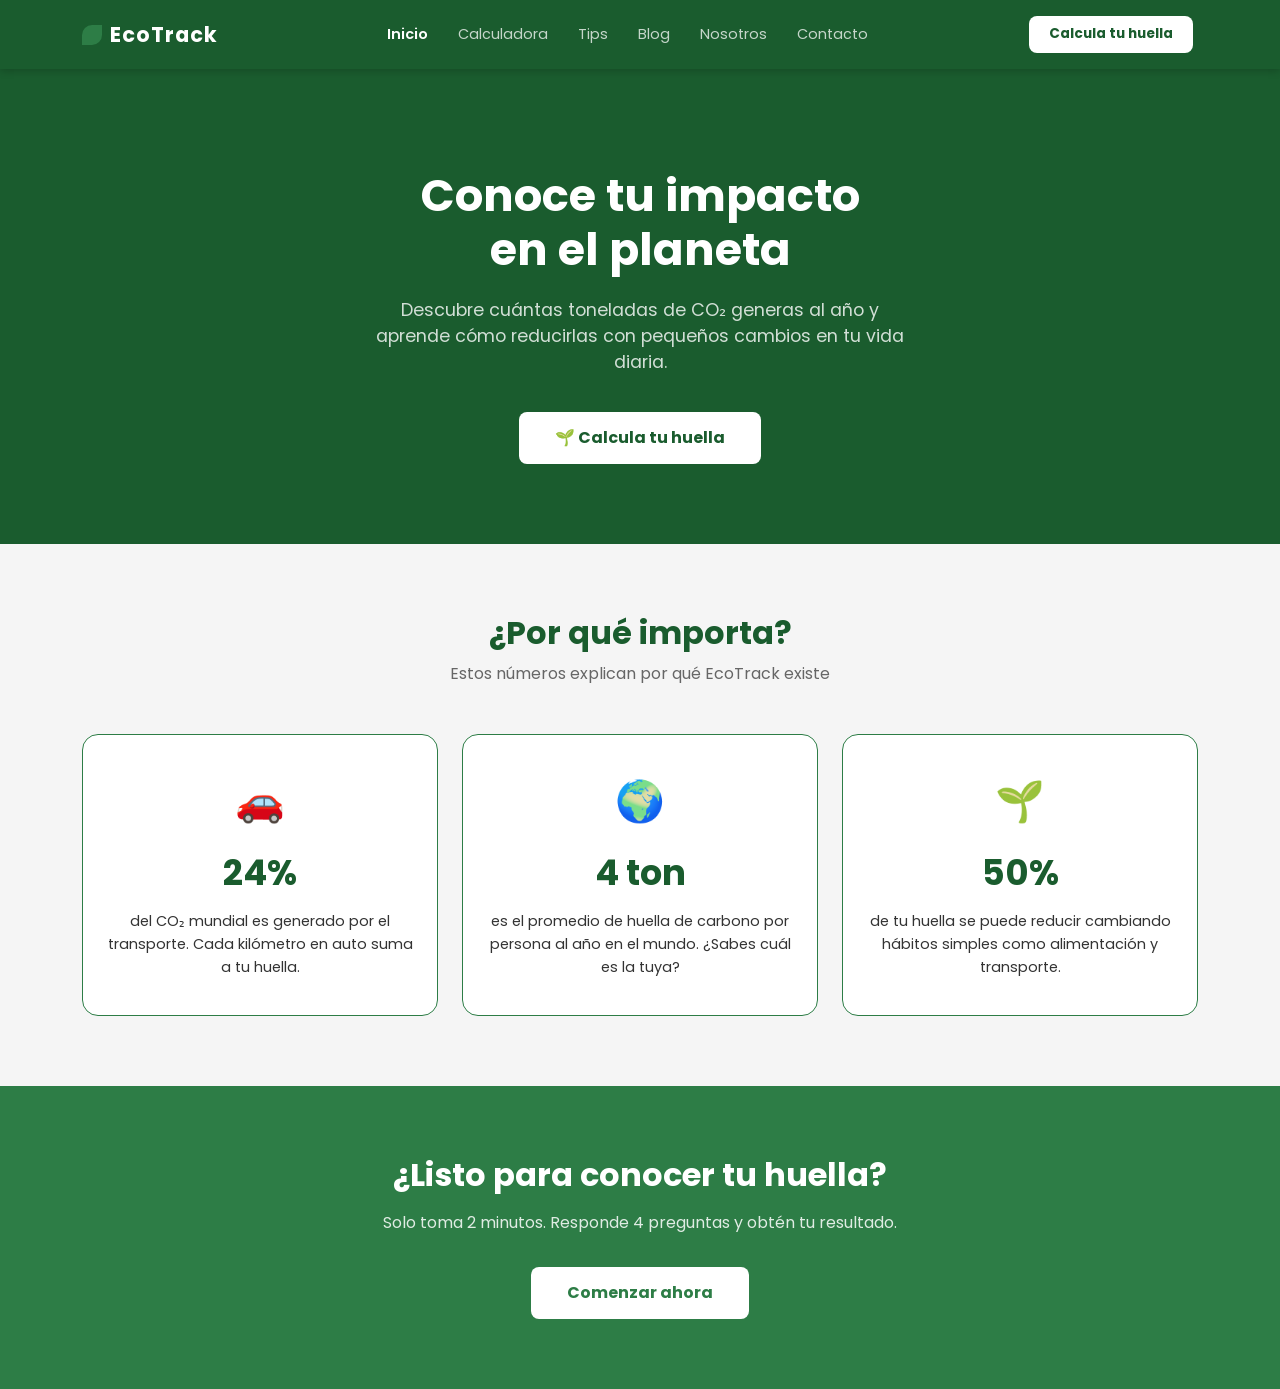
<file: index.html>
<!DOCTYPE html>
<html lang="es">
<head>
  <meta charset="UTF-8" />
  <meta name="viewport" content="width=device-width, initial-scale=1.0"/>
  <title>EcoTrack - Conoce tu impacto en el planeta</title>
  
  <!-- Bootstrap (necesario para que funcione el navbar) -->
  <link href="https://cdn.jsdelivr.net/npm/bootstrap@5.3.0/dist/css/bootstrap.min.css" rel="stylesheet"/>
  
  <!-- SOLO TU CSS GLOBAL -->
  <link rel="stylesheet" href="styles.css"/>

  <style>
    /* Estilos exclusivos para index.html */
    .hero-section {
      background-color: var(--verde-bosque);
      padding: 100px 20px 80px;
      text-align: center;
    }
    .hero-section h1 {
      color: #ffffff;
      font-size: 2.8rem;
      font-weight: 700;
      margin-bottom: 20px;
    }
    .hero-section p {
      color: rgba(255,255,255,0.8);
      font-size: 1.1rem;
      max-width: 550px;
      margin: 0 auto 36px;
    }
    .btn-hero {
      background-color: #ffffff;
      color: var(--verde-bosque);
      font-weight: 700;
      padding: 14px 36px;
      border-radius: 8px;
      text-decoration: none;
      display: inline-block;
    }
    .btn-hero:hover {
      background-color: var(--verde-claro);
      color: var(--verde-bosque);
    }

    .stats-section {
      background-color: var(--gris-claro);
      padding: 70px 20px;
    }
    .stats-section h2 {
      text-align: center;
      color: var(--verde-bosque);
      font-weight: 700;
      margin-bottom: 10px;
    }
    .stats-section .subtitulo {
      text-align: center;
      color: #666;
      margin-bottom: 48px;
    }
    .stat-card {
      background-color: #ffffff;
      border: 1px solid var(--verde-medio);
      border-radius: 16px;
      padding: 36px 20px;
      text-align: center;
      height: 100%;
    }
    .stat-card:hover {
      transform: translateY(-4px);
    }
    .stat-card .icono {
      font-size: 2.5rem;
      margin-bottom: 16px;
    }
    .stat-card .numero {
      font-size: 2.2rem;
      font-weight: 700;
      color: var(--verde-bosque);
      margin-bottom: 10px;
    }
    .stat-card .descripcion {
      font-size: 0.9rem;
      color: var(--gris-oscuro);
      line-height: 1.6;
    }

    .cta-section {
      background-color: var(--verde-medio);
      padding: 70px 20px;
      text-align: center;
    }
    .cta-section h2 {
      color: #ffffff;
      font-weight: 700;
      margin-bottom: 16px;
    }
    .cta-section p {
      color: rgba(255,255,255,0.85);
      margin-bottom: 32px;
    }
    .btn-cta {
      background-color: #ffffff;
      color: var(--verde-medio);
      font-weight: 700;
      padding: 14px 36px;
      border-radius: 8px;
      text-decoration: none;
      display: inline-block;
    }
    .btn-cta:hover {
      background-color: var(--verde-claro);
      color: var(--verde-medio);
    }
  </style>
</head>
<body>

  <!-- Aquí se cargará tu navbar.html -->
  <nav id="navbar-placeholder"></nav>

  <section class="hero-section">
    <div class="container">
      <h1>Conoce tu impacto<br>en el planeta</h1>
      <p>
        Descubre cuántas toneladas de CO₂ generas al año y aprende
        cómo reducirlas con pequeños cambios en tu vida diaria.
      </p>
      <a href="calculadora.html" class="btn-hero">
        🌱 Calcula tu huella
      </a>
    </div>
  </section>

  <section class="stats-section">
    <div class="container">
      <h2>¿Por qué importa?</h2>
      <p class="subtitulo">Estos números explican por qué EcoTrack existe</p>

      <div class="row g-4 justify-content-center">
        <div class="col-12 col-md-4">
          <div class="stat-card">
            <div class="icono">🚗</div>
            <div class="numero">24%</div>
            <div class="descripcion">
              del CO₂ mundial es generado por el transporte.
              Cada kilómetro en auto suma a tu huella.
            </div>
          </div>
        </div>

        <div class="col-12 col-md-4">
          <div class="stat-card">
            <div class="icono">🌍</div>
            <div class="numero">4 ton</div>
            <div class="descripcion">
              es el promedio de huella de carbono por persona
              al año en el mundo. ¿Sabes cuál es la tuya?
            </div>
          </div>
        </div>

        <div class="col-12 col-md-4">
          <div class="stat-card">
            <div class="icono">🌱</div>
            <div class="numero">50%</div>
            <div class="descripcion">
              de tu huella se puede reducir cambiando hábitos
              simples como alimentación y transporte.
            </div>
          </div>
        </div>
      </div>
    </div>
  </section>

  <section class="cta-section">
    <div class="container">
      <h2>¿Listo para conocer tu huella?</h2>
      <p>Solo toma 2 minutos. Responde 4 preguntas y obtén tu resultado.</p>
      <a href="calculadora.html" class="btn-cta">
        Comenzar ahora
      </a>
    </div>
  </section>

  <!-- Script para cargar tu navbar.html -->
  <script src="https://cdn.jsdelivr.net/npm/bootstrap@5.3.0/dist/js/bootstrap.bundle.min.js"></script>
  <script>
    fetch('navbar.html')
      .then(response => response.text())
      .then(data => {
        document.getElementById('navbar-placeholder').innerHTML = data;
      })
      .catch(error => console.log('Error al cargar el navbar:', error));
  </script>

</body>
</html>
</file>
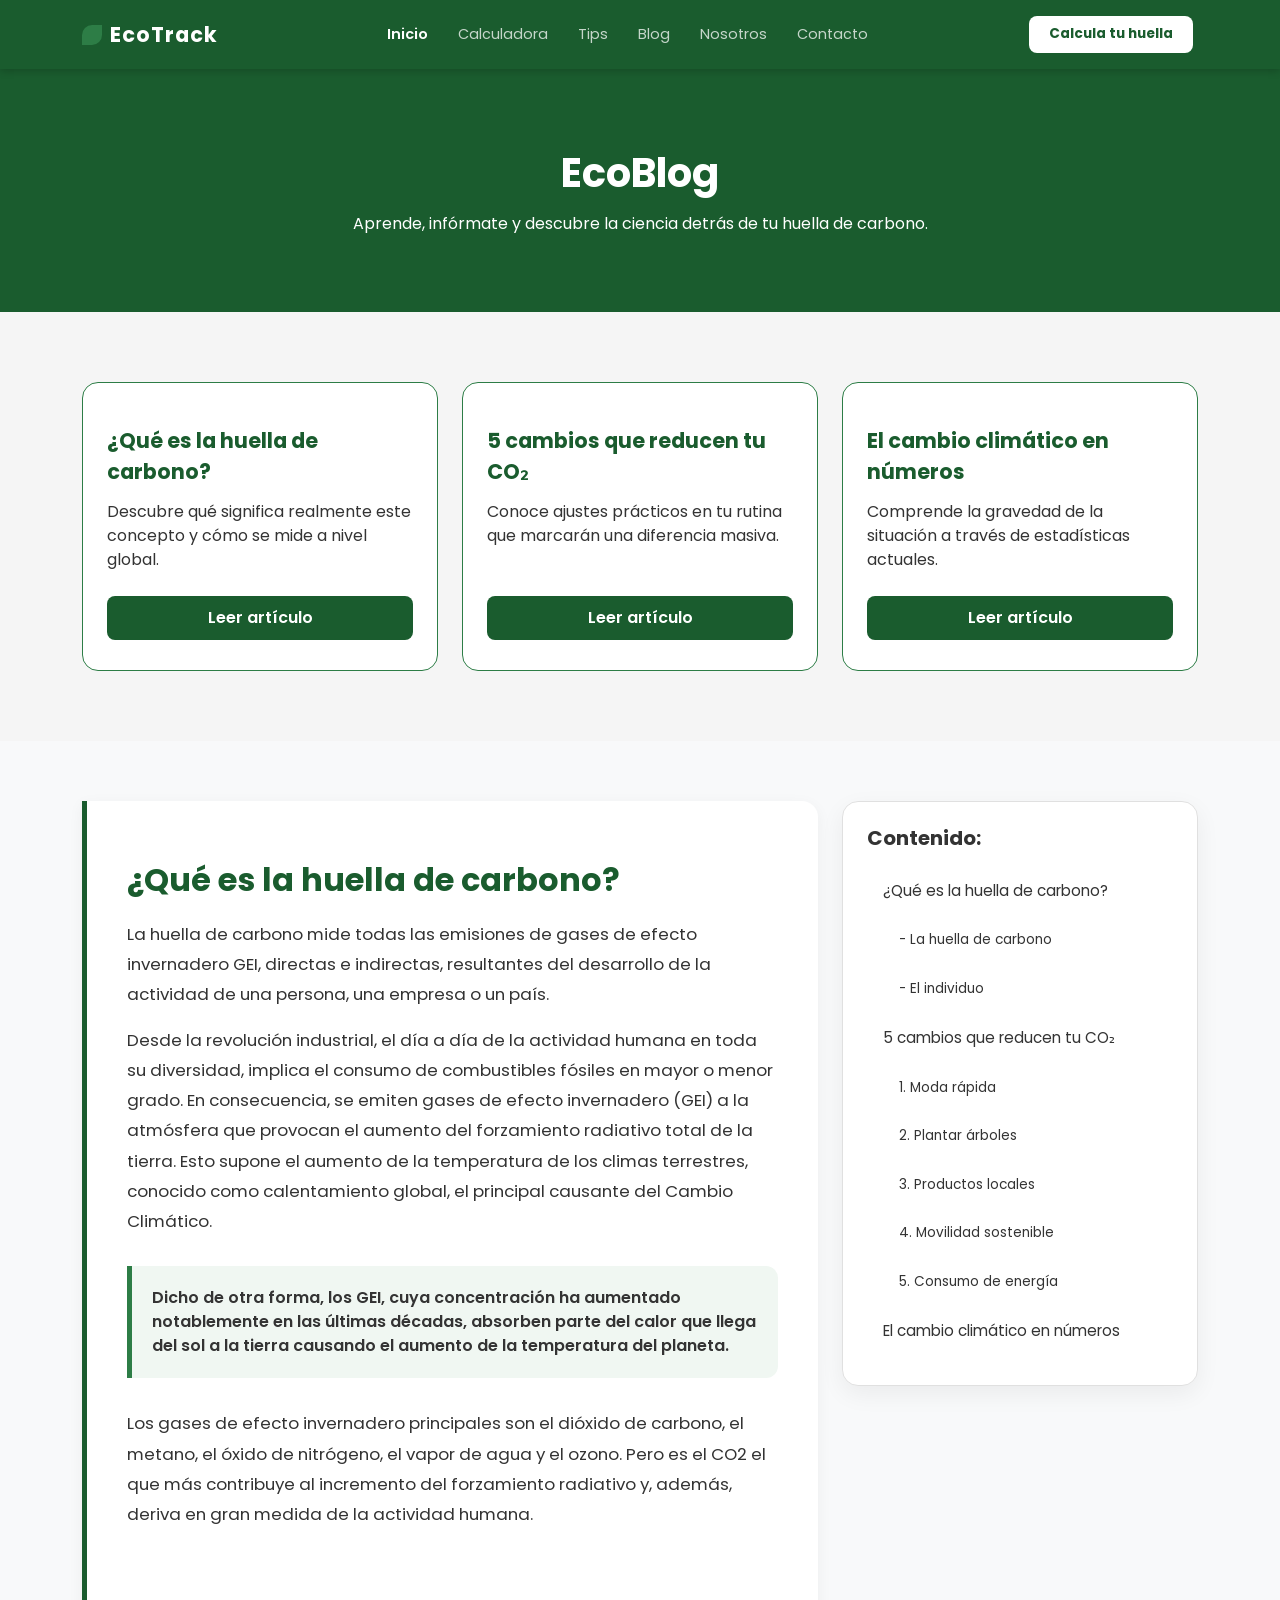
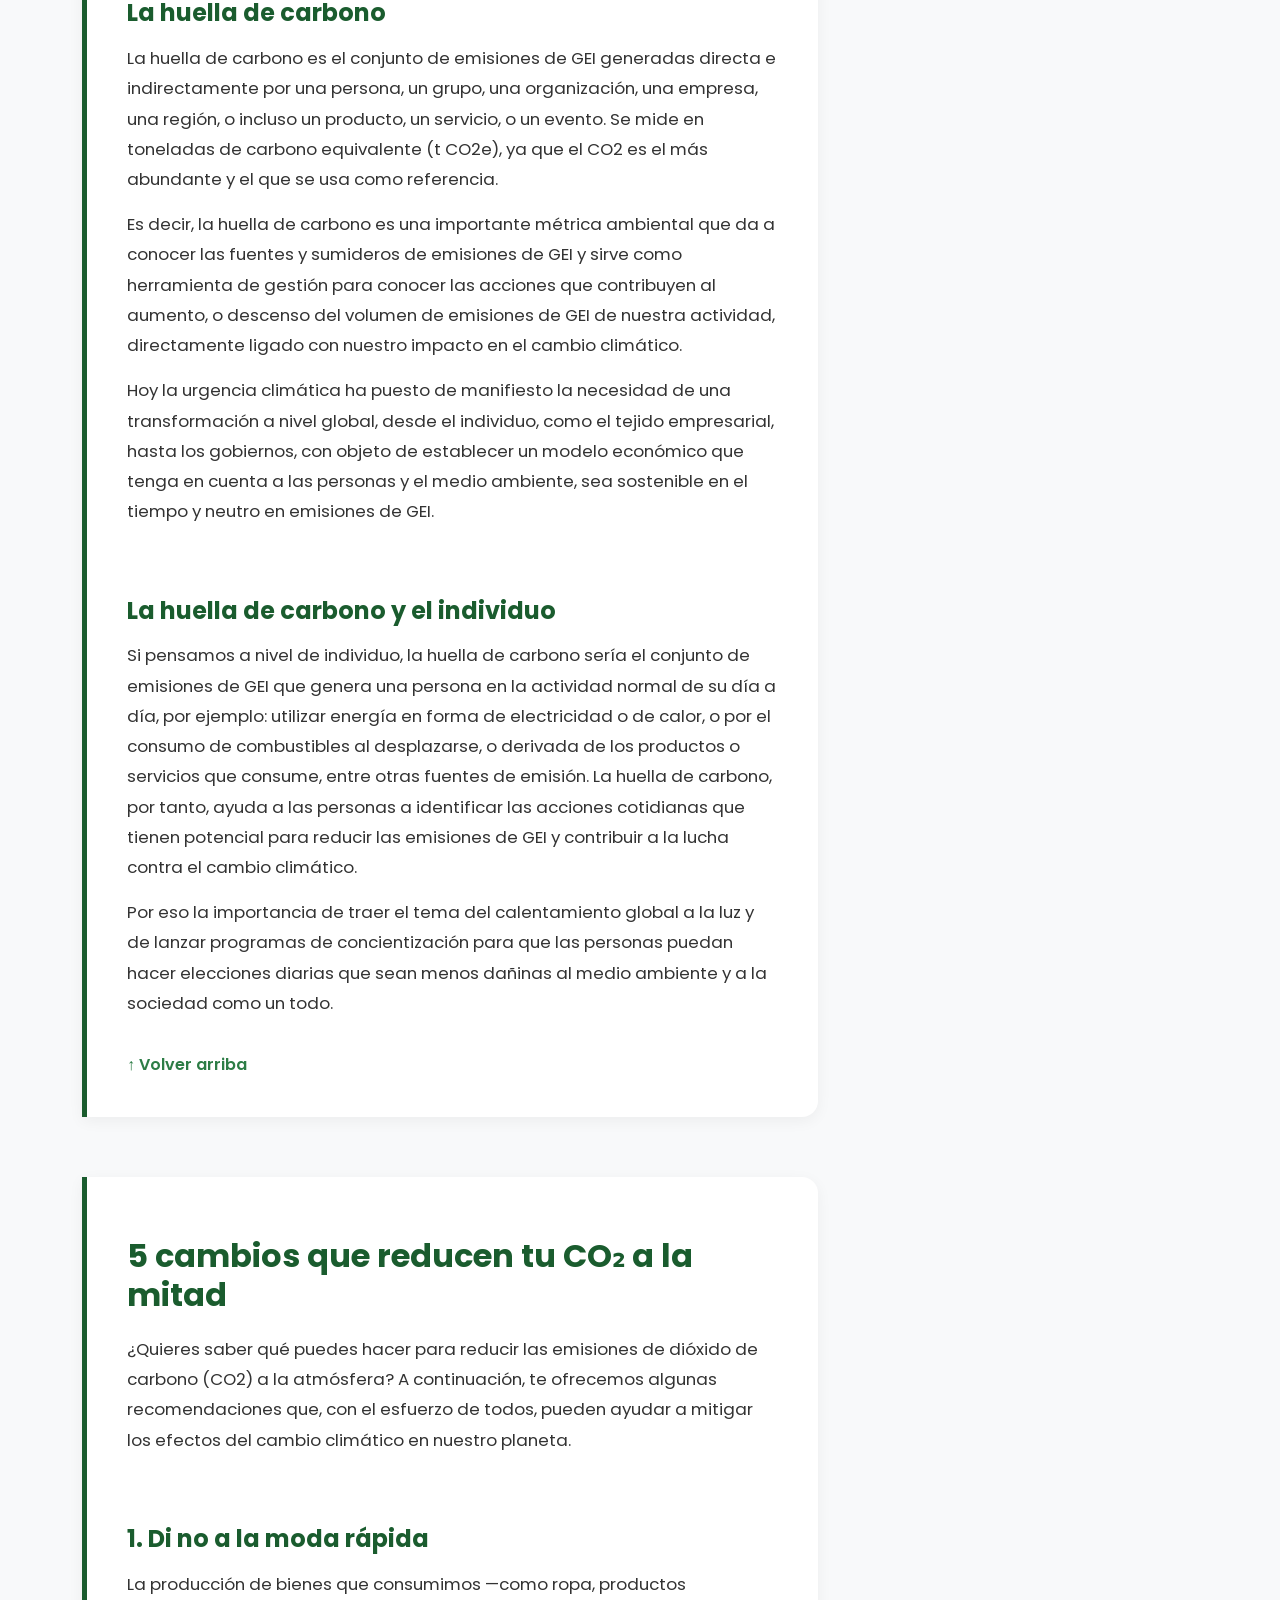
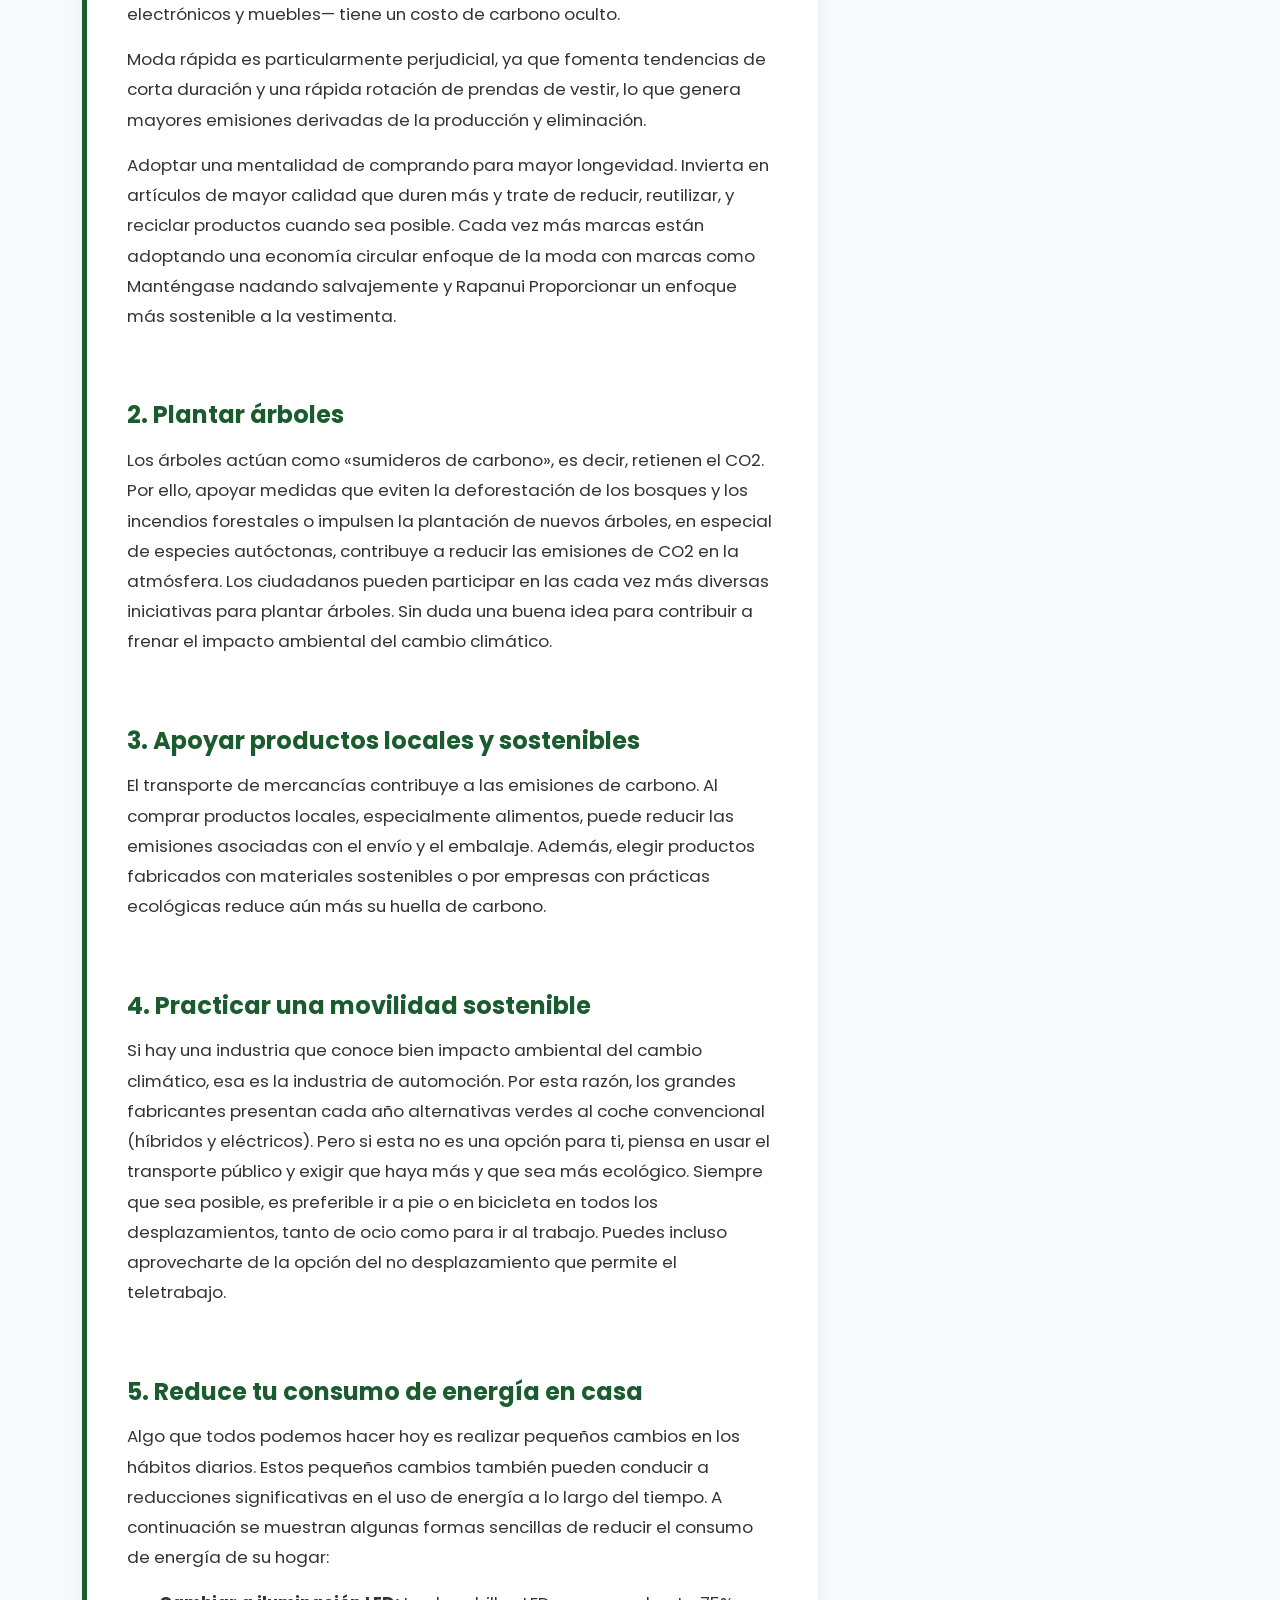
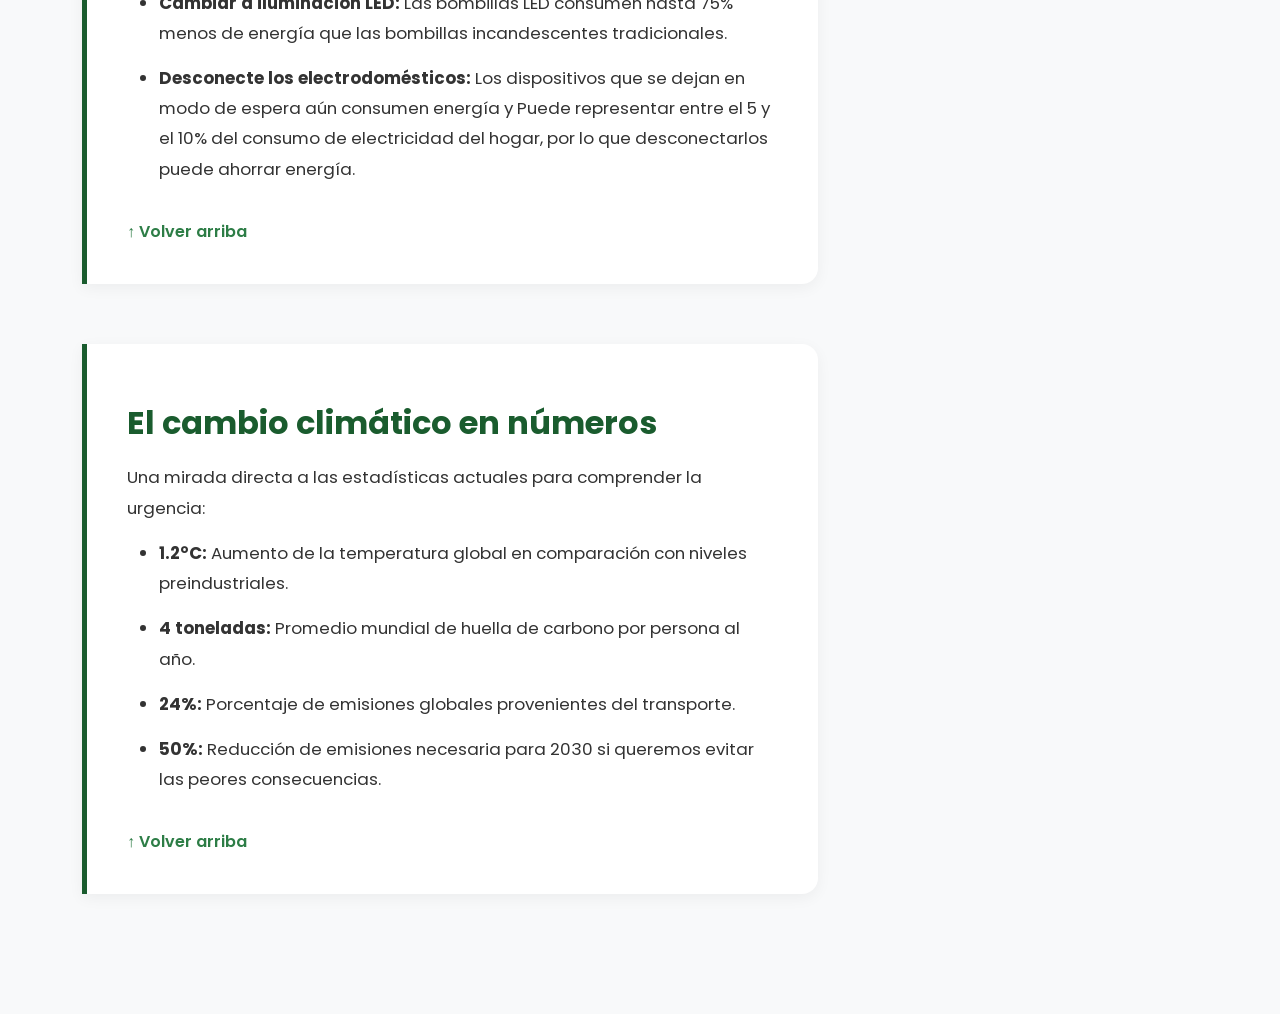
<file: blog.html>
<!DOCTYPE html>
<html lang="es">
<head>
  <meta charset="UTF-8" />
  <meta name="viewport" content="width=device-width, initial-scale=1.0"/>
  <title>Blog - EcoTrack</title>
  
  <link href="https://cdn.jsdelivr.net/npm/bootstrap@5.3.0/dist/css/bootstrap.min.css" rel="stylesheet"/>
  <link href="https://fonts.googleapis.com/css2?family=Poppins:wght@400;600;700&display=swap" rel="stylesheet"/>
  <link rel="stylesheet" href="styles.css"/>

  <style>
    /* ─── SCROLL SUAVE (Mejora la navegación al hacer clic) ─── */
    html {
      scroll-behavior: smooth;
    }

    /* ─── ESTILOS DE LA CABECERA Y TARJETAS ─── */
    .blog-header {
      background-color: var(--verde-bosque);
      padding: 80px 20px 60px;
      text-align: center;
      color: white;
    }
    .blog-header h1 {
      font-weight: 700;
      font-size: 2.5rem;
      margin-bottom: 15px;
    }

    .blog-cards-section {
      background-color: var(--gris-claro);
      padding: 70px 20px;
    }
    
    .blog-card {
      background-color: #ffffff;
      border: 1px solid var(--verde-medio);
      border-radius: 16px;
      padding: 30px 24px;
      height: 100%;
      display: flex;
      flex-direction: column;
      transition: transform 0.2s ease, box-shadow 0.2s ease;
    }
    .blog-card:hover {
      transform: translateY(-4px);
      box-shadow: 0 10px 20px rgba(26, 92, 46, 0.1);
    }
    .blog-title {
      font-size: 1.3rem;
      font-weight: 700;
      color: var(--verde-bosque);
      margin: 12px 0;
    }
    .blog-excerpt {
      color: var(--gris-oscuro);
      flex-grow: 1;
      margin-bottom: 24px;
    }
    .btn-leer {
      background-color: var(--verde-bosque);
      color: #ffffff;
      font-weight: 600;
      padding: 10px 20px;
      border-radius: 8px;
      text-decoration: none;
      text-align: center;
    }
    .btn-leer:hover {
      background-color: var(--verde-medio);
      color: white;
    }

    /* ─── ESTILOS DE LOS ARTÍCULOS Y MENÚ LATERAL ─── */
    .lectura-container {
      padding: 60px 20px;
    }
    
    .articulo-completo {
      background-color: white;
      border-left: 5px solid var(--verde-bosque);
      padding: 40px;
      margin-bottom: 60px;
      border-radius: 0 16px 16px 0;
      box-shadow: 0 4px 15px rgba(0,0,0,0.05);
    }
    
    .articulo-completo h2 {
      color: var(--verde-bosque);
      font-weight: 700;
      margin-bottom: 20px;
      font-size: 2rem;
    }

    .articulo-completo h3 {
      color: var(--verde-bosque);
      font-weight: 700;
      margin-top: 35px;
      margin-bottom: 15px;
      font-size: 1.5rem;
    }
    
    .articulo-completo p, .articulo-completo li {
      color: var(--gris-oscuro);
      line-height: 1.8;
      margin-bottom: 15px;
      font-size: 1.05rem;
    }

    .cita-destacada {
      border-left: 5px solid var(--verde-medio);
      padding-left: 20px;
      margin: 30px 0;
      font-weight: 600;
      color: var(--gris-oscuro);
      background-color: var(--verde-claro);
      padding: 20px;
      border-radius: 0 12px 12px 0;
    }

    /* Margen para que el navbar no tape los títulos */
    .seccion-trackeable {
      scroll-margin-top: 100px; 
      padding-top: 20px; /* Ayuda a que el JS detecte mejor la separación */
    }

    /* Estilos del Menú Sticky */
    .sticky-resumen {
      position: sticky;
      top: 100px;
      z-index: 10;
    }

    .tarjeta-resumen {
      background-color: #ffffff;
      border: 1px solid #e0e0e0;
      border-radius: 16px;
      padding: 24px;
      box-shadow: 0 8px 24px rgba(0,0,0,0.06);
    }

    .tarjeta-resumen h5 {
      font-weight: 700;
      color: var(--gris-oscuro);
      margin-bottom: 20px;
    }

    .resumen-link {
      display: block;
      padding: 10px 16px;
      color: var(--gris-oscuro);
      text-decoration: none;
      border-radius: 8px;
      margin-bottom: 8px;
      font-size: 0.95rem;
      transition: all 0.3s ease;
    }

    .resumen-link:hover {
      background-color: var(--verde-claro);
      color: var(--verde-bosque);
    }

    .resumen-link.activo {
      background-color: var(--verde-bosque);
      color: #ffffff;
      font-weight: 600;
      box-shadow: 0 4px 10px rgba(26, 92, 46, 0.2);
    }
  </style>
</head>
<body class="bg-light">

  <nav id="navbar-placeholder"></nav>

  <section class="blog-header">
    <div class="container">
      <h1 style="color: white;">EcoBlog</h1>
      <p>Aprende, infórmate y descubre la ciencia detrás de tu huella de carbono.</p>
    </div>
  </section>

  <section class="blog-cards-section">
    <div class="container">
      <div class="row g-4 justify-content-center">
        
        <div class="col-12 col-md-4">
          <div class="blog-card">
            <div class="blog-title">¿Qué es la huella de carbono?</div>
            <div class="blog-excerpt">Descubre qué significa realmente este concepto y cómo se mide a nivel global.</div>
            <a href="#art-huella" class="btn-leer">Leer artículo</a>
          </div>
        </div>

        <div class="col-12 col-md-4">
          <div class="blog-card">
            <div class="blog-title">5 cambios que reducen tu CO₂</div>
            <div class="blog-excerpt">Conoce ajustes prácticos en tu rutina que marcarán una diferencia masiva.</div>
            <a href="#art-cambios" class="btn-leer">Leer artículo</a>
          </div>
        </div>

        <div class="col-12 col-md-4">
          <div class="blog-card">
            <div class="blog-title">El cambio climático en números</div>
            <div class="blog-excerpt">Comprende la gravedad de la situación a través de estadísticas actuales.</div>
            <a href="#art-numeros" class="btn-leer">Leer artículo</a>
          </div>
        </div>

      </div>
    </div>
  </section>

  <div class="container lectura-container">
    <div class="row position-relative">
      
      <div class="col-lg-8">
        
        <article class="articulo-completo">
          <div id="art-huella" class="seccion-trackeable">
            <h2>¿Qué es la huella de carbono?</h2>
            <p>La huella de carbono mide todas las emisiones de gases de efecto invernadero GEI, directas e indirectas, resultantes del desarrollo de la actividad de una persona, una empresa o un país.</p>
            <p>Desde la revolución industrial, el día a día de la actividad humana en toda su diversidad, implica el consumo de combustibles fósiles en mayor o menor grado. En consecuencia, se emiten gases de efecto invernadero (GEI) a la atmósfera que provocan el aumento del forzamiento radiativo total de la tierra. Esto supone el aumento de la temperatura de los climas terrestres, conocido como calentamiento global, el principal causante del Cambio Climático.</p>
            
            <div class="cita-destacada">
              Dicho de otra forma, los GEI, cuya concentración ha aumentado notablemente en las últimas décadas, absorben parte del calor que llega del sol a la tierra causando el aumento de la temperatura del planeta.
            </div>
            
            <p>Los gases de efecto invernadero principales son el dióxido de carbono, el metano, el óxido de nitrógeno, el vapor de agua y el ozono. Pero es el CO2 el que más contribuye al incremento del forzamiento radiativo y, además, deriva en gran medida de la actividad humana.</p>
          </div>

          <div id="sub-huella-concepto" class="seccion-trackeable">
            <h3>La huella de carbono</h3>
            <p>La huella de carbono es el conjunto de emisiones de GEI generadas directa e indirectamente por una persona, un grupo, una organización, una empresa, una región, o incluso un producto, un servicio, o un evento. Se mide en toneladas de carbono equivalente (t CO2e), ya que el CO2 es el más abundante y el que se usa como referencia.</p>
            <p>Es decir, la huella de carbono es una importante métrica ambiental que da a conocer las fuentes y sumideros de emisiones de GEI y sirve como herramienta de gestión para conocer las acciones que contribuyen al aumento, o descenso del volumen de emisiones de GEI de nuestra actividad, directamente ligado con nuestro impacto en el cambio climático.</p>
            <p>Hoy la urgencia climática ha puesto de manifiesto la necesidad de una transformación a nivel global, desde el individuo, como el tejido empresarial, hasta los gobiernos, con objeto de establecer un modelo económico que tenga en cuenta a las personas y el medio ambiente, sea sostenible en el tiempo y neutro en emisiones de GEI.</p>
          </div>

          <div id="sub-huella-individuo" class="seccion-trackeable">
            <h3>La huella de carbono y el individuo</h3>
            <p>Si pensamos a nivel de individuo, la huella de carbono sería el conjunto de emisiones de GEI que genera una persona en la actividad normal de su día a día, por ejemplo: utilizar energía en forma de electricidad o de calor, o por el consumo de combustibles al desplazarse, o derivada de los productos o servicios que consume, entre otras fuentes de emisión. La huella de carbono, por tanto, ayuda a las personas a identificar las acciones cotidianas que tienen potencial para reducir las emisiones de GEI y contribuir a la lucha contra el cambio climático.</p>
            <p>Por eso la importancia de traer el tema del calentamiento global a la luz y de lanzar programas de concientización para que las personas puedan hacer elecciones diarias que sean menos dañinas al medio ambiente y a la sociedad como un todo.</p>
          </div>
          <a href="#" style="color: var(--verde-medio); text-decoration: none; font-weight: 600; display: inline-block; margin-top: 20px;">↑ Volver arriba</a>
        </article>

        <article class="articulo-completo">
          <div id="art-cambios" class="seccion-trackeable">
            <h2>5 cambios que reducen tu CO₂ a la mitad</h2>
            <p>¿Quieres saber qué puedes hacer para reducir las emisiones de dióxido de carbono (CO2) a la atmósfera? A continuación, te ofrecemos algunas recomendaciones que, con el esfuerzo de todos, pueden ayudar a mitigar los efectos del cambio climático en nuestro planeta.</p>
          </div>
          
          <div id="cambio-1" class="seccion-trackeable">
            <h3>1. Di no a la moda rápida</h3>
            <p>La producción de bienes que consumimos —como ropa, productos electrónicos y muebles— tiene un costo de carbono oculto.</p>
            <p>Moda rápida es particularmente perjudicial, ya que fomenta tendencias de corta duración y una rápida rotación de prendas de vestir, lo que genera mayores emisiones derivadas de la producción y eliminación.</p>
            <p>Adoptar una mentalidad de comprando para mayor longevidad. Invierta en artículos de mayor calidad que duren más y trate de reducir, reutilizar, y reciclar productos cuando sea posible. Cada vez más marcas están adoptando una economía circular enfoque de la moda con marcas como Manténgase nadando salvajemente y Rapanui Proporcionar un enfoque más sostenible a la vestimenta.</p>
          </div>

          <div id="cambio-2" class="seccion-trackeable">
            <h3>2. Plantar árboles</h3>
            <p>Los árboles actúan como «sumideros de carbono», es decir, retienen el CO2. Por ello, apoyar medidas que eviten la deforestación de los bosques y los incendios forestales o impulsen la plantación de nuevos árboles, en especial de especies autóctonas, contribuye a reducir las emisiones de CO2 en la atmósfera. Los ciudadanos pueden participar en las cada vez más diversas iniciativas para plantar árboles. Sin duda una buena idea para contribuir a frenar el impacto ambiental del cambio climático.</p>
          </div>

          <div id="cambio-3" class="seccion-trackeable">
            <h3>3. Apoyar productos locales y sostenibles</h3>
            <p>El transporte de mercancías contribuye a las emisiones de carbono. Al comprar productos locales, especialmente alimentos, puede reducir las emisiones asociadas con el envío y el embalaje. Además, elegir productos fabricados con materiales sostenibles o por empresas con prácticas ecológicas reduce aún más su huella de carbono.</p>
          </div>

          <div id="cambio-4" class="seccion-trackeable">
            <h3>4. Practicar una movilidad sostenible</h3>
            <p>Si hay una industria que conoce bien impacto ambiental del cambio climático, esa es la industria de automoción. Por esta razón, los grandes fabricantes presentan cada año alternativas verdes al coche convencional (híbridos y eléctricos). Pero si esta no es una opción para ti, piensa en usar el transporte público y exigir que haya más y que sea más ecológico. Siempre que sea posible, es preferible ir a pie o en bicicleta en todos los desplazamientos, tanto de ocio como para ir al trabajo. Puedes incluso aprovecharte de la opción del no desplazamiento que permite el teletrabajo.</p>
          </div>

          <div id="cambio-5" class="seccion-trackeable">
            <h3>5. Reduce tu consumo de energía en casa</h3>
            <p>Algo que todos podemos hacer hoy es realizar pequeños cambios en los hábitos diarios. Estos pequeños cambios también pueden conducir a reducciones significativas en el uso de energía a lo largo del tiempo. A continuación se muestran algunas formas sencillas de reducir el consumo de energía de su hogar:</p>
            <ul>
              <li><strong>Cambiar a iluminación LED:</strong> Las bombillas LED consumen hasta 75% menos de energía que las bombillas incandescentes tradicionales.</li>
              <li><strong>Desconecte los electrodomésticos:</strong> Los dispositivos que se dejan en modo de espera aún consumen energía y Puede representar entre el 5 y el 10% del consumo de electricidad del hogar, por lo que desconectarlos puede ahorrar energía.</li>
            </ul>
          </div>
          
          <a href="#" style="color: var(--verde-medio); text-decoration: none; font-weight: 600; display: inline-block; margin-top: 20px;">↑ Volver arriba</a>
        </article>

        <article class="articulo-completo">
          <div id="art-numeros" class="seccion-trackeable">
            <h2>El cambio climático en números</h2>
            <p>Una mirada directa a las estadísticas actuales para comprender la urgencia:</p>
            <ul>
              <li><strong>1.2°C:</strong> Aumento de la temperatura global en comparación con niveles preindustriales.</li>
              <li><strong>4 toneladas:</strong> Promedio mundial de huella de carbono por persona al año.</li>
              <li><strong>24%:</strong> Porcentaje de emisiones globales provenientes del transporte.</li>
              <li><strong>50%:</strong> Reducción de emisiones necesaria para 2030 si queremos evitar las peores consecuencias.</li>
            </ul>
          </div>
          <a href="#" style="color: var(--verde-medio); text-decoration: none; font-weight: 600; display: inline-block; margin-top: 20px;">↑ Volver arriba</a>
        </article>

      </div>

      <div class="col-lg-4 d-none d-lg-block">
        <div class="sticky-resumen">
          <div class="tarjeta-resumen">
            <h5>Contenido:</h5>
            <nav id="menu-resumen">
              <a href="#art-huella" class="resumen-link activo">¿Qué es la huella de carbono?</a>
              <a href="#sub-huella-concepto" class="resumen-link ms-3" style="font-size: 0.85rem;">- La huella de carbono</a>
              <a href="#sub-huella-individuo" class="resumen-link ms-3" style="font-size: 0.85rem;">- El individuo</a>
              
              <a href="#art-cambios" class="resumen-link mt-2">5 cambios que reducen tu CO₂</a>
              <a href="#cambio-1" class="resumen-link ms-3" style="font-size: 0.85rem;">1. Moda rápida</a>
              <a href="#cambio-2" class="resumen-link ms-3" style="font-size: 0.85rem;">2. Plantar árboles</a>
              <a href="#cambio-3" class="resumen-link ms-3" style="font-size: 0.85rem;">3. Productos locales</a>
              <a href="#cambio-4" class="resumen-link ms-3" style="font-size: 0.85rem;">4. Movilidad sostenible</a>
              <a href="#cambio-5" class="resumen-link ms-3" style="font-size: 0.85rem;">5. Consumo de energía</a>

              <a href="#art-numeros" class="resumen-link mt-2">El cambio climático en números</a>
            </nav>
          </div>
        </div>
      </div>

    </div>
  </div>

  <script src="https://cdn.jsdelivr.net/npm/bootstrap@5.3.0/dist/js/bootstrap.bundle.min.js"></script>
  <script>
    // Carga dinámica del Navbar
    fetch('navbar.html')
      .then(response => response.text())
      .then(data => { document.getElementById('navbar-placeholder').innerHTML = data; })
      .catch(error => console.log('Error:', error));

    // Lógica del Scrollspy Mejorada (Posiciones Absolutas)
    document.addEventListener("DOMContentLoaded", function() {
      const secciones = document.querySelectorAll(".seccion-trackeable");
      const enlacesMenu = document.querySelectorAll("#menu-resumen .resumen-link");

      window.addEventListener("scroll", () => {
        let idActual = "";
        
        // Obtenemos la posición del scroll actual
        const scrollPosition = window.scrollY;

        secciones.forEach(seccion => {
          // getBoundingClientRect().top + scrollY nos da la posición exacta en el documento
          const seccionTop = seccion.getBoundingClientRect().top + scrollPosition;
          
          // Si el scroll bajó lo suficiente para alcanzar la sección (con margen de 150px)
          if (scrollPosition >= (seccionTop - 150)) {
            idActual = seccion.getAttribute("id");
          }
        });

        // Actualiza las clases CSS del menú
        enlacesMenu.forEach(enlace => {
          enlace.classList.remove("activo");
          if (idActual && enlace.getAttribute("href") === "#" + idActual) {
            enlace.classList.add("activo");
          }
        });
      });
    });
  </script>

</body>
</html>
</file>
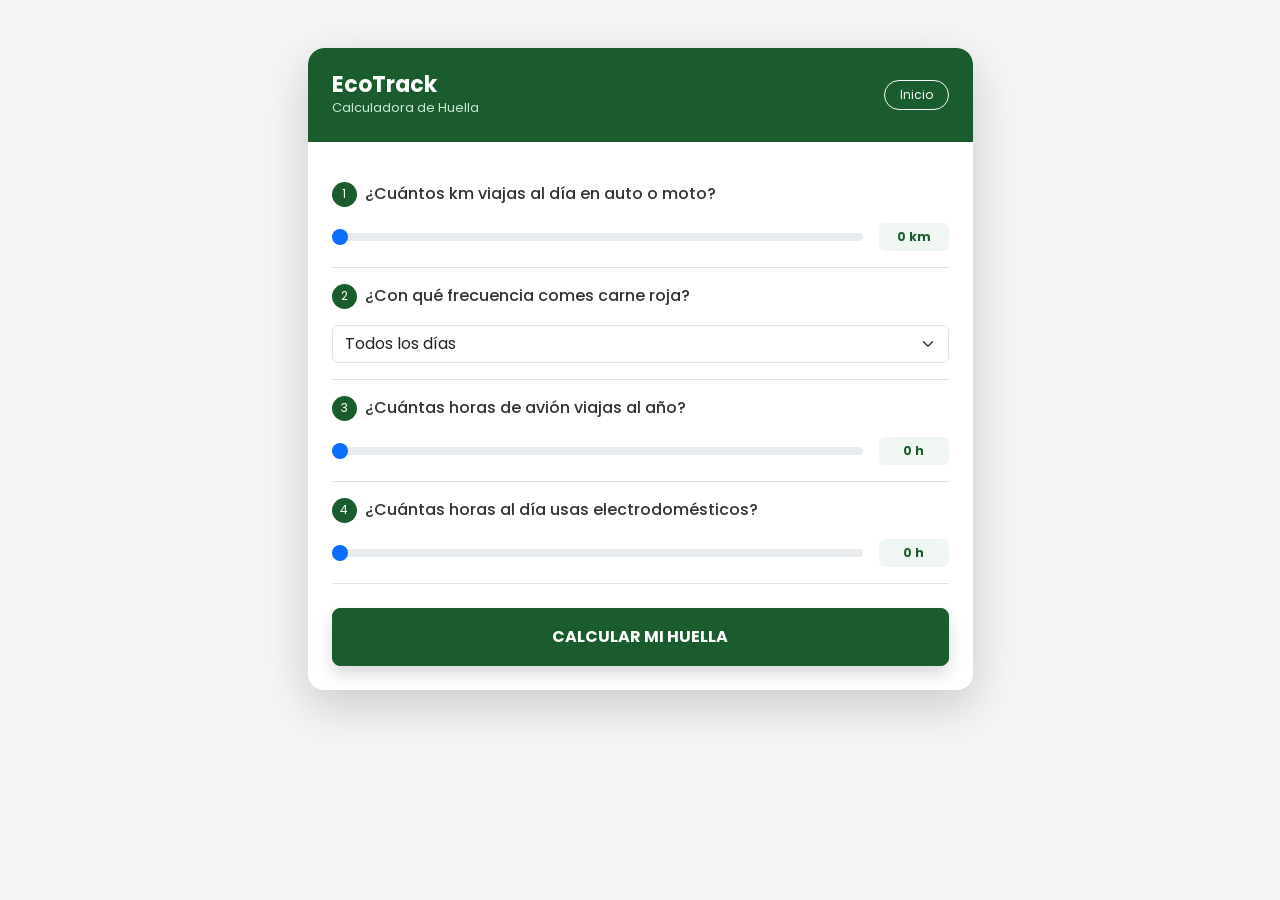
<file: calculadora.html>
<!DOCTYPE html>
<html lang="es">
<head>
    <meta charset="UTF-8">
    <meta name="viewport" content="width=device-width, initial-scale=1.0">
    <title>EcoTrack - Calculadora</title>
    <link href="https://cdn.jsdelivr.net/npm/bootstrap@5.3.0/dist/css/bootstrap.min.css" rel="stylesheet">
    <link rel="stylesheet" href="styles.css">
</head>
<body>

<section id="seccion-formulario" class="container py-5">
    <div class="row justify-content-center">
        <div class="col-md-7 p-0 shadow-lg" style="border-radius: 16px; overflow: hidden; background: #fff;">
            
            <div class="py-4 px-4 d-flex justify-content-between align-items-center" style="background-color: var(--verde-bosque); border-radius: 16px 16px 0 0;">
    <div class="text-start">
        <h2 class="text-white fw-bold m-0" style="font-size: 22px;">EcoTrack</h2>
        <p style="color: #cce8d4; font-size: 13px; margin: 0;">Calculadora de Huella</p>
    </div>
    <a href="index.html" class="btn btn-sm btn-outline-light" style="border-radius: 20px; font-size: 12px; padding: 5px 15px;">
        <i class="bi bi-arrow-left"></i> Inicio
    </a>
</div>

            <div class="px-4 py-4">
                <form id="form-huella">
                    <div class="q-block py-3 border-bottom">
                        <label class="form-label d-flex align-items-center gap-2 mb-3">
                            <span class="num-badge" style="background: var(--verde-bosque); color: white; width: 25px; height: 25px; border-radius: 50%; display: flex; align-items: center; justify-content: center; font-size: 12px;">1</span>
                            <span class="fw-medium">¿Cuántos km viajas al día en auto o moto?</span>
                        </label>
                        <div class="d-flex align-items-center gap-3">
                            <input type="range" class="form-range flex-grow-1" id="km" min="0" max="150" value="0" 
                                   oninput="document.getElementById('km-val').innerText = this.value + ' km'">
                            <span class="badge bg-verde-claro text-verde p-2" id="km-val" style="min-width: 70px;">0 km</span>
                        </div>
                    </div>

                    <div class="q-block py-3 border-bottom">
                        <label class="form-label d-flex align-items-center gap-2 mb-3">
                            <span class="num-badge" style="background: var(--verde-bosque); color: white; width: 25px; height: 25px; border-radius: 50%; display: flex; align-items: center; justify-content: center; font-size: 12px;">2</span>
                            <span class="fw-medium">¿Con qué frecuencia comes carne roja?</span>
                        </label>
                        <select class="form-select" id="carne">
                            <option value="2.5">Todos los días</option>
                            <option value="1.5">3 veces por semana</option>
                            <option value="0.5">Casi nunca</option>
                            <option value="0">Nunca</option>
                        </select>
                    </div>

                    <div class="q-block py-3 border-bottom">
                        <label class="form-label d-flex align-items-center gap-2 mb-3">
                            <span class="num-badge" style="background: var(--verde-bosque); color: white; width: 25px; height: 25px; border-radius: 50%; display: flex; align-items: center; justify-content: center; font-size: 12px;">3</span>
                            <span class="fw-medium">¿Cuántas horas de avión viajas al año?</span>
                        </label>
                        <div class="d-flex align-items-center gap-3">
                            <input type="range" class="form-range flex-grow-1" id="vuelos" min="0" max="100" value="0" 
                                   oninput="document.getElementById('vuelos-val').innerText = this.value + ' h'">
                            <span class="badge bg-verde-claro text-verde p-2" id="vuelos-val" style="min-width: 70px;">0 h</span>
                        </div>
                    </div>

                    <div class="q-block py-3 border-bottom">
                        <label class="form-label d-flex align-items-center gap-2 mb-3">
                            <span class="num-badge" style="background: var(--verde-bosque); color: white; width: 25px; height: 25px; border-radius: 50%; display: flex; align-items: center; justify-content: center; font-size: 12px;">4</span>
                            <span class="fw-medium">¿Cuántas horas al día usas electrodomésticos?</span>
                        </label>
                        <div class="d-flex align-items-center gap-3">
                            <input type="range" class="form-range flex-grow-1" id="electro" min="0" max="24" value="0" 
                                   oninput="document.getElementById('electro-val').innerText = this.value + ' h'">
                            <span class="badge bg-verde-claro text-verde p-2" id="electro-val" style="min-width: 70px;">0 h</span>
                        </div>
                    </div>
                    <div id="error-validacion" class="text-danger small fw-bold mb-3 d-none">
                    <i class="bi bi-exclamation-triangle-fill"></i> 
                    Por favor, ajusta los sliders para reflejar tu estilo de vida antes de continuar.
                </div>
                    <button type="button" id="btn-calcular" class="btn btn-primary w-100 py-3 mt-4 shadow fw-bold">
                        CALCULAR MI HUELLA
                    </button>
                </form>
            </div>
        </div>
    </div>
</section>

<div id="pantalla-resultado" class="container d-none mt-3 pb-5">
    <div class="row justify-content-center">
        <div id="contenedor-clase-sandro" class="col-md-7 text-center shadow-sm">
            <p class="mt-3">Tu huella anual es de:</p>
            <h1 id="total-ton" class="fw-bold">0.00</h1>
            <p>toneladas de CO₂</p>
            <div class="progress mb-3 mx-4">
                <div id="barra-color" class="progress-bar progress-bar-striped progress-bar-animated" role="progressbar"></div>
            </div>
            <p id="mensaje-personalizado" class="p-2 rounded mx-4 fw-bold"></p>
            <button class="btn btn-outline-success mb-4" onclick="location.reload()">Volver a calcular</button>
            <a href="index.html" class="btn btn-primary">
                    Ir al Inicio
                </a>
        </div>
    </div>
</div>


<script src="scripts.js"></script>
</body>
</html>
</file>
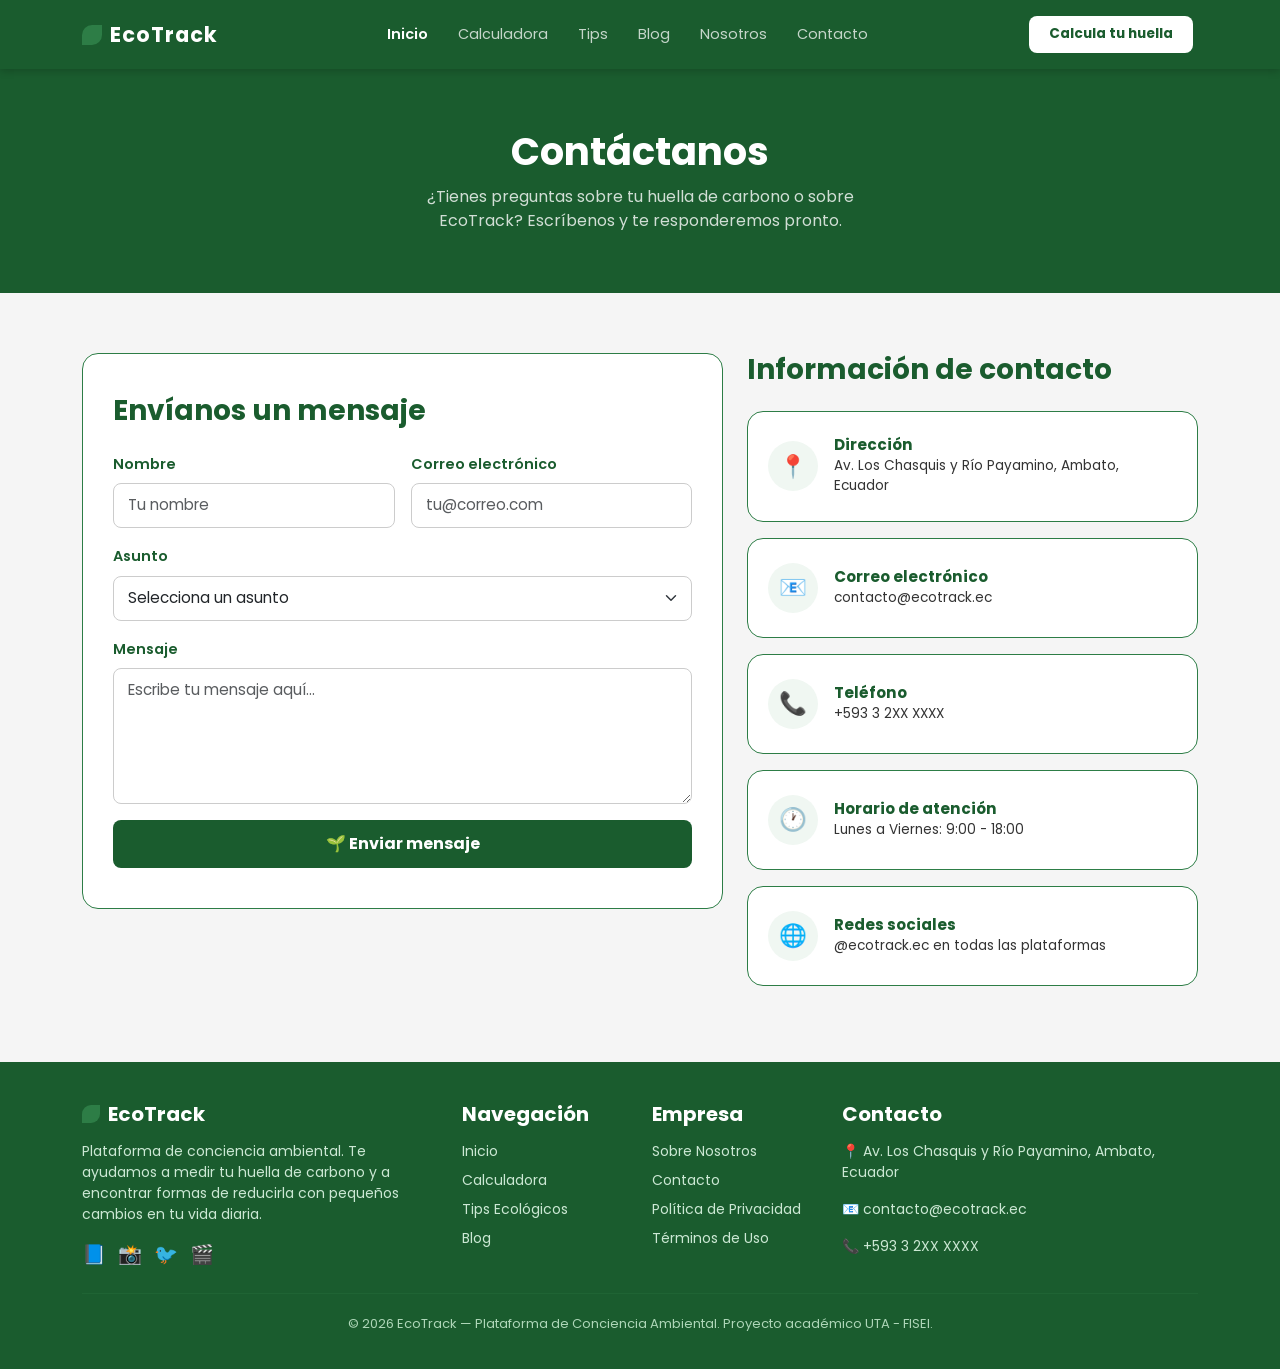
<file: contacto.html>
<!DOCTYPE html>
<html lang="es">
<head>
  <meta charset="UTF-8" />
  <meta name="viewport" content="width=device-width, initial-scale=1.0"/>
  <title>Contacto - EcoTrack</title>
  <link href="https://cdn.jsdelivr.net/npm/bootstrap@5.3.0/dist/css/bootstrap.min.css" rel="stylesheet"/>
  <link rel="stylesheet" href="styles.css"/>

  <style>
    .contacto-header {
      background-color: var(--verde-bosque);
      padding: 60px 20px;
      text-align: center;
    }
    .contacto-header h1 {
      color: #ffffff;
      font-size: 2.4rem;
      margin-bottom: 10px;
    }
    .contacto-header p {
      color: rgba(255,255,255,0.8);
      font-size: 1rem;
      max-width: 500px;
      margin: 0 auto;
    }

    .contacto-section {
      padding: 60px 20px;
      background-color: var(--gris-claro);
    }

    .contacto-form-card {
      background-color: #ffffff;
      border: 1px solid var(--verde-medio);
      border-radius: 16px;
      padding: 40px 30px;
    }

    .contacto-form-card .form-label {
      font-weight: 600;
      color: var(--verde-bosque);
      font-size: 0.9rem;
    }

    .contacto-form-card .form-control,
    .contacto-form-card .form-select {
      border: 1px solid #ccc;
      border-radius: 8px;
      padding: 10px 14px;
      font-size: 0.95rem;
      transition: border-color 0.3s;
    }

    .contacto-form-card .form-control:focus,
    .contacto-form-card .form-select:focus {
      border-color: var(--verde-medio);
      box-shadow: 0 0 0 0.2rem rgba(45, 125, 70, 0.2);
    }

    .btn-enviar {
      background-color: var(--verde-bosque);
      color: #ffffff;
      font-weight: 700;
      padding: 12px 36px;
      border: none;
      border-radius: 8px;
      font-size: 1rem;
      transition: background-color 0.3s;
      width: 100%;
    }

    .btn-enviar:hover {
      background-color: var(--verde-medio);
      color: #ffffff;
    }

    .info-card {
      background-color: #ffffff;
      border: 1px solid var(--verde-medio);
      border-radius: 16px;
      padding: 24px 20px;
      display: flex;
      align-items: center;
      gap: 16px;
      margin-bottom: 16px;
      transition: transform 0.3s, box-shadow 0.3s;
    }

    .info-card:hover {
      transform: translateY(-3px);
      box-shadow: 0 6px 20px rgba(26, 92, 46, 0.15);
    }

    .info-card .icono-contacto {
      width: 50px;
      height: 50px;
      background-color: var(--verde-claro);
      border-radius: 50%;
      display: flex;
      align-items: center;
      justify-content: center;
      font-size: 1.4rem;
      flex-shrink: 0;
    }

    .info-card h6 {
      font-weight: 700;
      color: var(--verde-bosque);
      margin-bottom: 2px;
      font-size: 0.95rem;
    }

    .info-card p {
      color: var(--gris-oscuro);
      margin-bottom: 0;
      font-size: 0.85rem;
    }

    .alerta-exito {
      background-color: var(--resultado-verde);
      border: 2px solid #28a745;
      border-radius: 10px;
      padding: 20px;
      text-align: center;
      display: none;
    }

    .alerta-exito h5 {
      color: #155724;
      font-weight: 700;
    }

    .alerta-exito p {
      color: #155724;
      margin-bottom: 0;
    }

    .error-msg {
      color: #dc3545;
      font-size: 0.8rem;
      display: none;
      margin-top: 4px;
    }
  </style>
</head>
<body>

  <!-- Navbar -->
  <nav id="navbar-placeholder"></nav>

  <!-- Header -->
  <section class="contacto-header">
    <div class="container">
      <h1>Contáctanos</h1>
      <p>¿Tienes preguntas sobre tu huella de carbono o sobre EcoTrack? Escríbenos y te responderemos pronto.</p>
    </div>
  </section>

  <!-- Formulario y datos de contacto -->
  <section class="contacto-section">
    <div class="container">
      <div class="row g-4">

        <!-- Formulario -->
        <div class="col-lg-7">
          <div class="contacto-form-card">
            <h3 class="mb-4">Envíanos un mensaje</h3>

            <form id="contacto-form" novalidate>
              <div class="row g-3">
                <div class="col-md-6">
                  <label for="nombre" class="form-label">Nombre</label>
                  <input type="text" class="form-control" id="nombre" placeholder="Tu nombre" required>
                  <span class="error-msg" id="error-nombre">Por favor ingresa tu nombre</span>
                </div>

                <div class="col-md-6">
                  <label for="correo" class="form-label">Correo electrónico</label>
                  <input type="email" class="form-control" id="correo" placeholder="tu@correo.com" required>
                  <span class="error-msg" id="error-correo">Ingresa un correo válido</span>
                </div>

                <div class="col-12">
                  <label for="asunto" class="form-label">Asunto</label>
                  <select class="form-select" id="asunto" required>
                    <option value="" selected disabled>Selecciona un asunto</option>
                    <option value="consulta">Consulta general</option>
                    <option value="calculadora">Sobre la calculadora</option>
                    <option value="sugerencia">Sugerencia</option>
                    <option value="reporte">Reportar un problema</option>
                    <option value="otro">Otro</option>
                  </select>
                  <span class="error-msg" id="error-asunto">Selecciona un asunto</span>
                </div>

                <div class="col-12">
                  <label for="mensaje" class="form-label">Mensaje</label>
                  <textarea class="form-control" id="mensaje" rows="5" placeholder="Escribe tu mensaje aquí..." required></textarea>
                  <span class="error-msg" id="error-mensaje">El mensaje debe tener al menos 10 caracteres</span>
                </div>

                <div class="col-12">
                  <button type="submit" class="btn-enviar" id="btn-enviar">
                    🌱 Enviar mensaje
                  </button>
                </div>
              </div>
            </form>

            <!-- Mensaje de éxito -->
            <div class="alerta-exito mt-4" id="alerta-exito">
              <h5>¡Mensaje enviado con éxito! ✅</h5>
              <p>Gracias por contactarnos. Te responderemos lo antes posible.</p>
            </div>
          </div>
        </div>

        <!-- Información de contacto -->
        <div class="col-lg-5">
          <h3 class="mb-4">Información de contacto</h3>

          <div class="info-card">
            <div class="icono-contacto">📍</div>
            <div>
              <h6>Dirección</h6>
              <p>Av. Los Chasquis y Río Payamino, Ambato, Ecuador</p>
            </div>
          </div>

          <div class="info-card">
            <div class="icono-contacto">📧</div>
            <div>
              <h6>Correo electrónico</h6>
              <p>contacto@ecotrack.ec</p>
            </div>
          </div>

          <div class="info-card">
            <div class="icono-contacto">📞</div>
            <div>
              <h6>Teléfono</h6>
              <p>+593 3 2XX XXXX</p>
            </div>
          </div>

          <div class="info-card">
            <div class="icono-contacto">🕐</div>
            <div>
              <h6>Horario de atención</h6>
              <p>Lunes a Viernes: 9:00 - 18:00</p>
            </div>
          </div>

          <div class="info-card">
            <div class="icono-contacto">🌐</div>
            <div>
              <h6>Redes sociales</h6>
              <p>@ecotrack.ec en todas las plataformas</p>
            </div>
          </div>
        </div>

      </div>
    </div>
  </section>

  <!-- Footer placeholder -->
  <div id="footer-placeholder"></div>

  <!-- Scripts -->
  <script src="https://cdn.jsdelivr.net/npm/bootstrap@5.3.0/dist/js/bootstrap.bundle.min.js"></script>
  <script>
    // Cargar navbar
    fetch('navbar.html')
      .then(r => r.text())
      .then(d => document.getElementById('navbar-placeholder').innerHTML = d)
      .catch(e => console.log('Error navbar:', e));

    // Cargar footer
    fetch('footer.html')
      .then(r => r.text())
      .then(d => document.getElementById('footer-placeholder').innerHTML = d)
      .catch(e => console.log('Error footer:', e));

    // ============================================
    // VALIDACIÓN DEL FORMULARIO DE CONTACTO
    // ============================================
    const form = document.getElementById('contacto-form');
    const alertaExito = document.getElementById('alerta-exito');

    form.addEventListener('submit', function(e) {
      e.preventDefault();
      let valido = true;

      // Validar nombre
      const nombre = document.getElementById('nombre');
      const errorNombre = document.getElementById('error-nombre');
      if (nombre.value.trim().length < 2) {
        errorNombre.style.display = 'block';
        nombre.style.borderColor = '#dc3545';
        valido = false;
      } else {
        errorNombre.style.display = 'none';
        nombre.style.borderColor = '#28a745';
      }

      // Validar correo
      const correo = document.getElementById('correo');
      const errorCorreo = document.getElementById('error-correo');
      const emailRegex = /^[^\s@]+@[^\s@]+\.[^\s@]+$/;
      if (!emailRegex.test(correo.value.trim())) {
        errorCorreo.style.display = 'block';
        correo.style.borderColor = '#dc3545';
        valido = false;
      } else {
        errorCorreo.style.display = 'none';
        correo.style.borderColor = '#28a745';
      }

      // Validar asunto
      const asunto = document.getElementById('asunto');
      const errorAsunto = document.getElementById('error-asunto');
      if (asunto.value === '' || asunto.value === null) {
        errorAsunto.style.display = 'block';
        asunto.style.borderColor = '#dc3545';
        valido = false;
      } else {
        errorAsunto.style.display = 'none';
        asunto.style.borderColor = '#28a745';
      }

      // Validar mensaje
      const mensaje = document.getElementById('mensaje');
      const errorMensaje = document.getElementById('error-mensaje');
      if (mensaje.value.trim().length < 10) {
        errorMensaje.style.display = 'block';
        mensaje.style.borderColor = '#dc3545';
        valido = false;
      } else {
        errorMensaje.style.display = 'none';
        mensaje.style.borderColor = '#28a745';
      }

      // Si todo es válido
      if (valido) {
        form.style.display = 'none';
        alertaExito.style.display = 'block';
      }
    });

    // Quitar error al escribir
    document.querySelectorAll('.form-control, .form-select').forEach(input => {
      input.addEventListener('input', function() {
        this.style.borderColor = '#ccc';
        const errorEl = document.getElementById('error-' + this.id);
        if (errorEl) errorEl.style.display = 'none';
      });
    });
  </script>
</body>
</html>
</file>
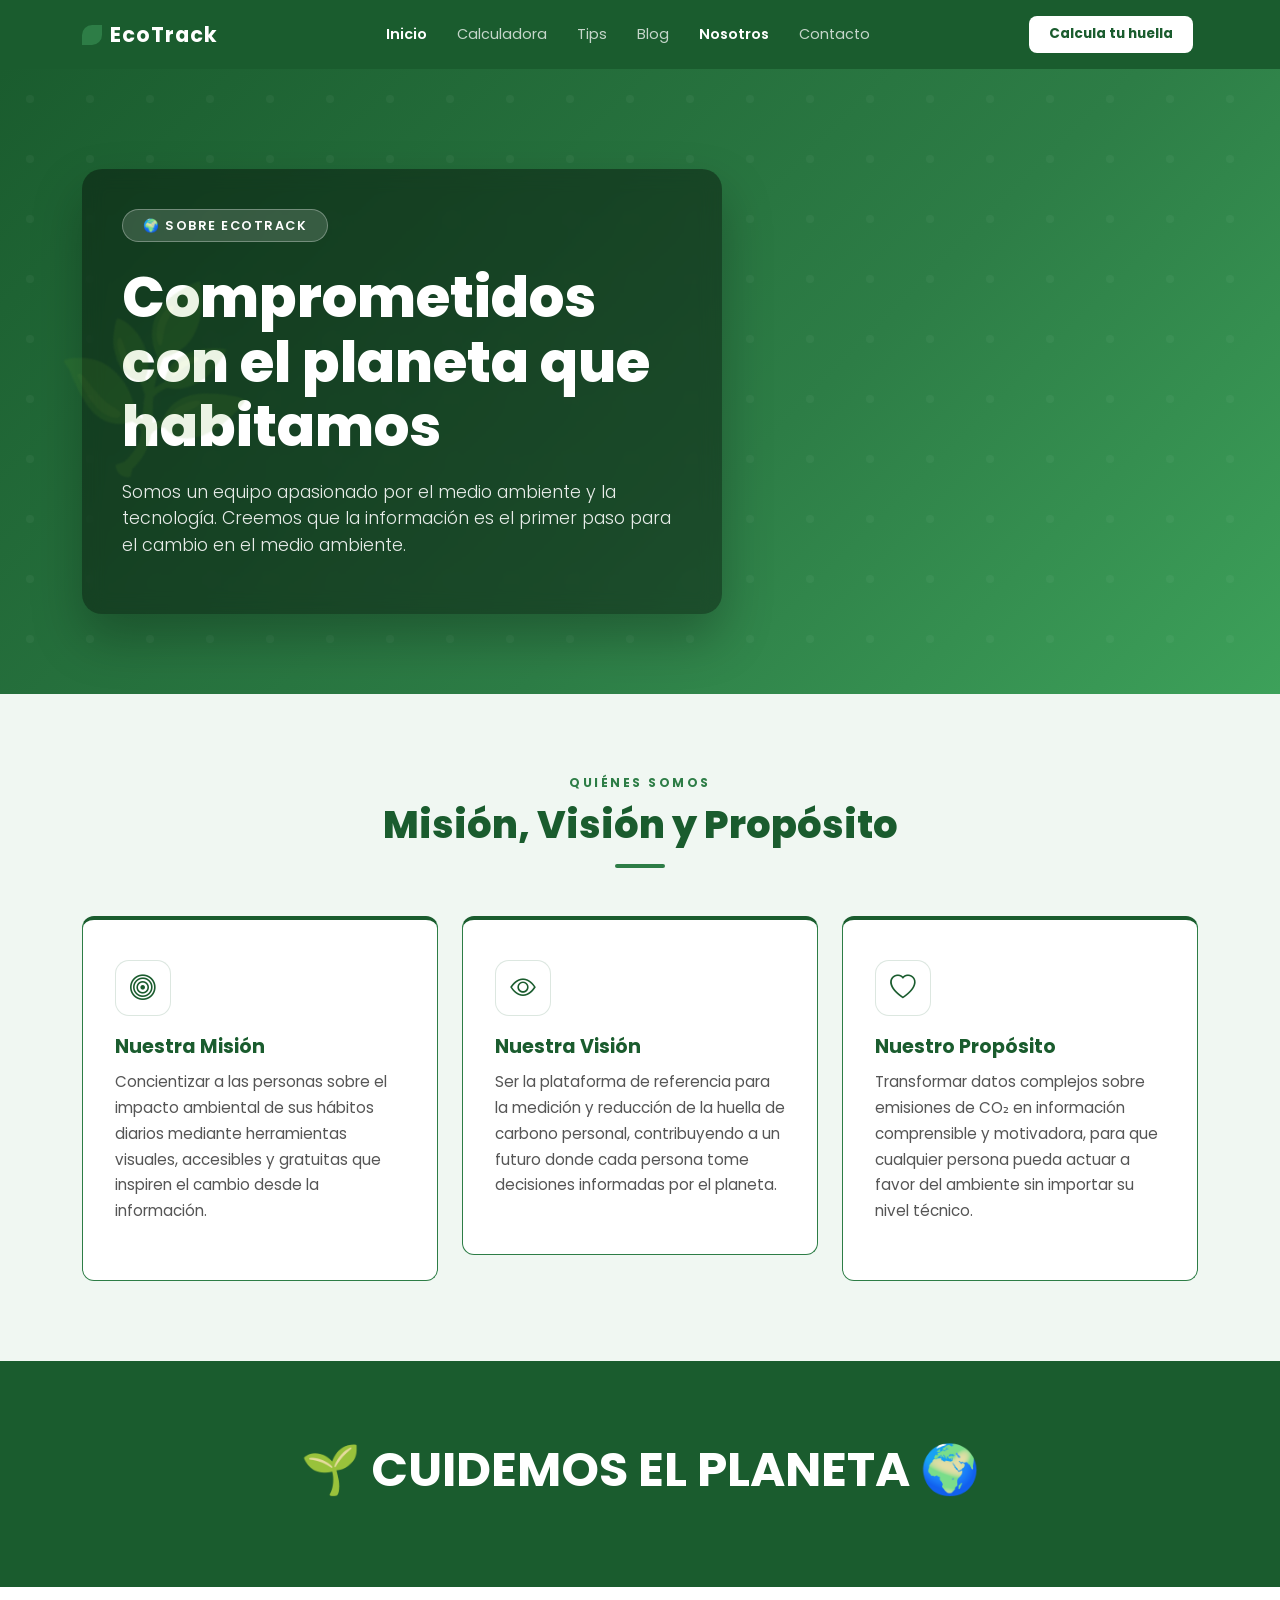
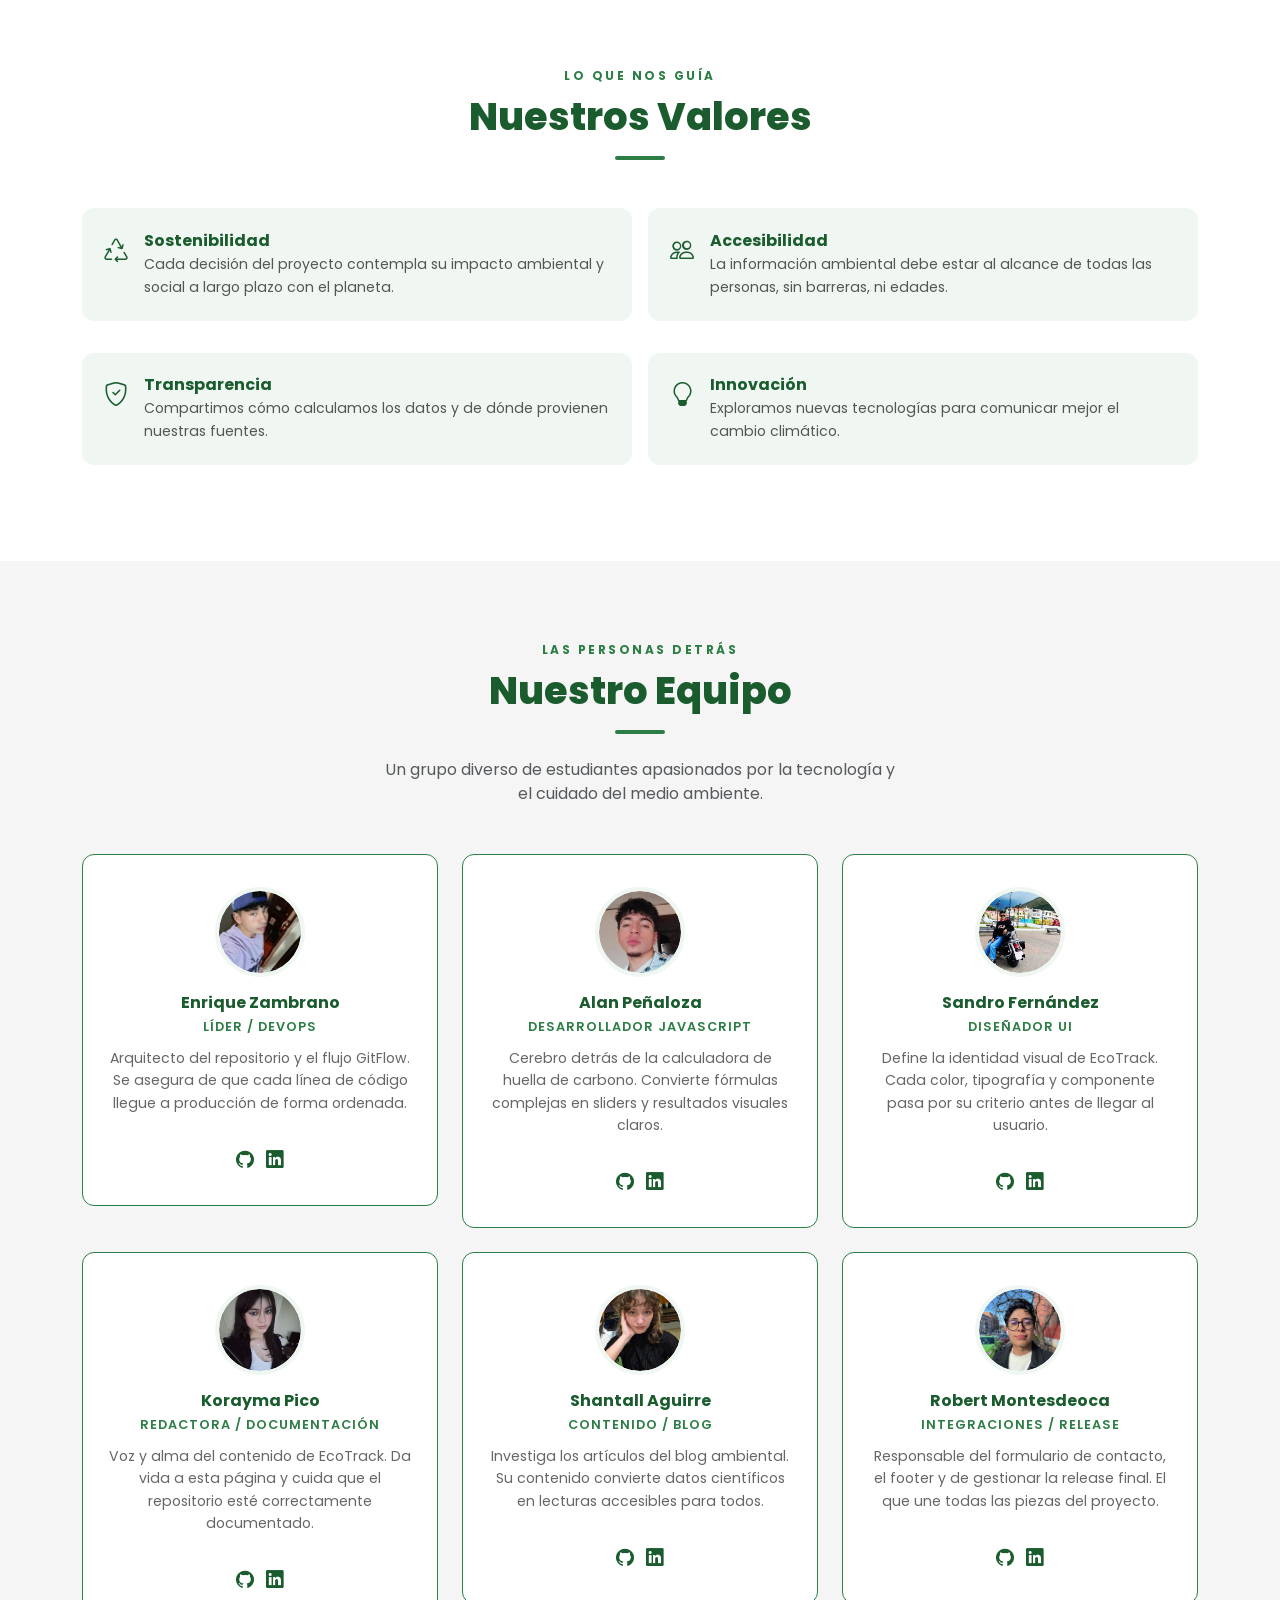
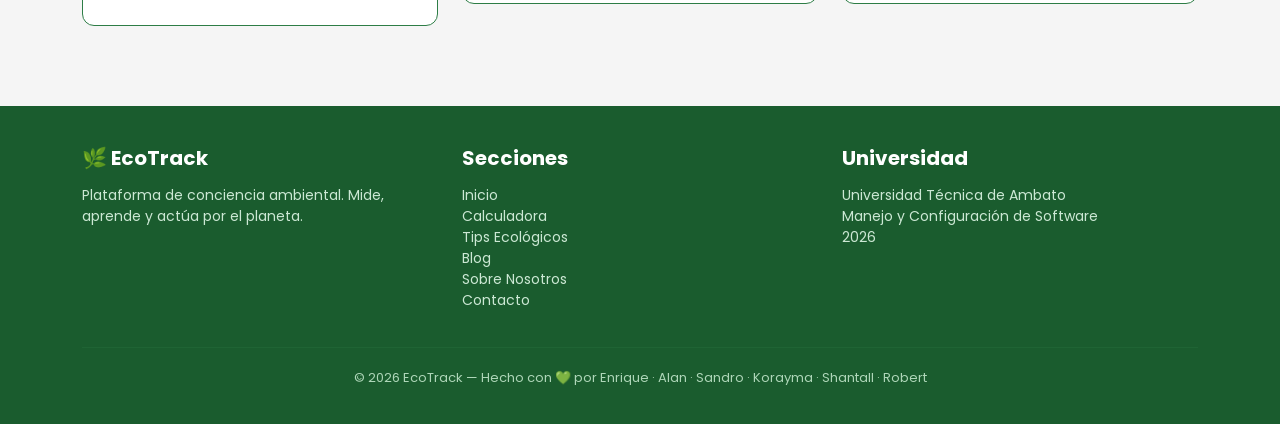
<file: nosotros.html>
<!DOCTYPE html>
<html lang="es">
<head>
  <meta charset="UTF-8" />
  <meta name="viewport" content="width=device-width, initial-scale=1.0"/>
  <title>Sobre Nosotros — EcoTrack</title>

  <link href="https://cdn.jsdelivr.net/npm/bootstrap@5.3.0/dist/css/bootstrap.min.css" rel="stylesheet"/>
  <link href="https://cdn.jsdelivr.net/npm/bootstrap-icons@1.10.5/font/bootstrap-icons.css" rel="stylesheet"/>
  <link href="https://fonts.googleapis.com/css2?family=Poppins:wght@300;400;600;700;800&display=swap" rel="stylesheet"/>

  <!-- ✅ styles.css global del proyecto (de Sandro) -->
  <link rel="stylesheet" href="styles.css"/>

  <style>
    /* ── HERO ── */
    .hero {
      background: linear-gradient(135deg, var(--verde-bosque) 0%, var(--verde-medio) 60%, #3da15a 100%);
      color: #fff;
      padding: 100px 0 80px;
      position: relative;
      overflow: hidden;
    }
    .hero::before {
      content: '';
      position: absolute;
      inset: 0;
      background: url("data:image/svg+xml,%3Csvg width='60' height='60' viewBox='0 0 60 60' xmlns='http://www.w3.org/2000/svg'%3E%3Cg fill='none' fill-rule='evenodd'%3E%3Cg fill='%23ffffff' fill-opacity='0.04'%3E%3Ccircle cx='30' cy='30' r='4'/%3E%3C/g%3E%3C/g%3E%3C/svg%3E");
    }
    .hero-badge {
      display: inline-block;
      background: rgba(255,255,255,.15);
      border: 1px solid rgba(255,255,255,.3);
      border-radius: 50px;
      padding: 6px 20px;
      font-size: .8rem;
      font-weight: 600;
      letter-spacing: 1.5px;
      text-transform: uppercase;
      margin-bottom: 1.5rem;
      color: #fff;
    }
    .hero h1 {
      font-size: clamp(2.2rem, 5vw, 3.5rem);
      font-weight: 800;
      line-height: 1.15;
      margin-bottom: 1.2rem;
      color: #fff;
    }
    .hero p {
      font-size: 1.1rem;
      font-weight: 300;
      opacity: .9;
      max-width: 560px;
      color: #fff;
    }
    .hero-text {
      background: rgba(0,0,0,0.40);
      border-radius: 1.25rem;
      padding: 2.5rem;
      display: inline-block;
      box-shadow: 0 24px 50px rgba(0,0,0,0.25);
      backdrop-filter: blur(10px);
      max-width: 640px;
    }
    .hero-leaf {
      font-size: 9rem;
      opacity: .12;
      position: absolute;
      left: 5%;
      top: 50%;
      transform: translateY(-50%) rotate(-20deg);
      user-select: none;
    }

    /* ── SECCIONES ── */
    section { padding: 80px 0; }

    .section-label {
      font-size: .75rem;
      font-weight: 700;
      letter-spacing: 2.5px;
      text-transform: uppercase;
      color: var(--verde-medio);
      margin-bottom: .6rem;
    }
    .section-title {
      font-size: clamp(1.6rem, 3vw, 2.4rem);
      font-weight: 800;
      color: var(--verde-bosque);
      margin-bottom: 1rem;
    }
    .section-divider {
      width: 50px;
      height: 4px;
      background: var(--verde-medio);
      border-radius: 2px;
      margin-bottom: 1.5rem;
    }

    /* ── MISIÓN / VISIÓN / PROPÓSITO ── */
    .mvv-section { background: var(--verde-claro); }

    .mvv-card {
      padding: 2.5rem 2rem;
      height: 100%;
      border-top: 4px solid var(--verde-bosque) !important;
    }
    .mvv-icon {
      width: 56px;
      height: 56px;
      background: #fff;
      border-radius: 14px;
      display: flex;
      align-items: center;
      justify-content: center;
      font-size: 1.6rem;
      margin-bottom: 1.2rem;
      color: var(--verde-bosque);
      border: 1px solid rgba(26,92,46,0.15);
    }
    .mvv-card h3 { font-size: 1.2rem; margin-bottom: .7rem; color: var(--verde-bosque); }
    .mvv-card p  { font-size: .95rem; line-height: 1.7; color: #555; }

    /* ── ESTADÍSTICAS ── */
    .stats-section { background: var(--verde-bosque); color: #fff; padding: 60px 0; }
    .stat-box { text-align: center; padding: 1rem; }
    .stat-box .number { font-size: 2.8rem; font-weight: 800; line-height: 1; color: #6FCF97; }
    .stat-box .label  { font-size: .95rem; font-weight: 300; opacity: .85; margin-top: .4rem; color: #fff; }

    /* ── VALORES ── */
    .valores-section { background: #fff; }

    .valor-item {
      display: flex;
      align-items: flex-start;
      gap: 1rem;
      padding: 1.4rem;
      border-radius: 12px;
      background: var(--verde-claro);
      margin-bottom: 1rem;
      transition: background .2s;
    }
    .valor-item:hover { background: #daf0e3; }
    .valor-icon { font-size: 1.5rem; color: var(--verde-bosque); flex-shrink: 0; margin-top: 2px; }
    .valor-item h5 { font-weight: 700; color: var(--verde-bosque); margin-bottom: .2rem; font-size: 1rem; }
    .valor-item p  { font-size: .88rem; color: #555; margin: 0; line-height: 1.6; }

    /* ── EQUIPO ── */
    .equipo-section { background: var(--gris-claro); }

    .team-card { padding: 2rem 1.5rem; text-align: center; height: 100%; background: #fff; }
    .avatar-wrapper {
      width: 90px; height: 90px;
      border-radius: 50%;
      border: 4px solid var(--verde-claro);
      margin: 0 auto 1rem;
      overflow: hidden;
      background: var(--verde-claro);
      display: flex; align-items: center; justify-content: center;
    }
    .avatar-wrapper img { width: 100%; height: 100%; object-fit: cover; border-radius: 50%; }
    .avatar-fallback { font-size: 2.5rem; line-height: 1; }
    .team-card h5 { font-size: 1rem; font-weight: 700; color: var(--verde-bosque); margin-bottom: .25rem; }
    .team-card .role {
      font-size: .8rem; font-weight: 600;
      color: var(--verde-medio);
      text-transform: uppercase; letter-spacing: 1px; margin-bottom: .7rem;
    }
    .team-card p { font-size: .88rem; color: #666; line-height: 1.6; }
    .team-social a { color: var(--verde-bosque); margin: 0 4px; font-size: 1.1rem; transition: color .2s; }
    .team-social a:hover { color: var(--verde-medio); }

    /* ── LÍNEA DE TIEMPO ── */
    .timeline-section { background: var(--verde-claro); }

    .timeline { position: relative; padding: 0; list-style: none; }
    .timeline::before {
      content: ''; position: absolute;
      left: 50%; top: 0; bottom: 0;
      width: 3px; background: var(--verde-bosque);
      transform: translateX(-50%);
    }
    .timeline-item {
      display: flex; justify-content: flex-end;
      padding-right: calc(50% + 40px);
      margin-bottom: 3rem; position: relative;
    }
    .timeline-item.right { justify-content: flex-start; padding-right: 0; padding-left: calc(50% + 40px); }
    .timeline-dot {
      position: absolute; left: 50%; top: 16px;
      transform: translateX(-50%);
      width: 18px; height: 18px; border-radius: 50%;
      background: var(--verde-bosque);
      border: 3px solid #fff;
      box-shadow: 0 0 0 3px var(--verde-medio);
      z-index: 1;
    }
    .timeline-content {
      background: #fff; border-radius: 14px;
      padding: 1.4rem 1.6rem;
      box-shadow: 0 4px 16px rgba(26,92,46,.1);
      max-width: 340px;
    }
    .timeline-year { font-size: .75rem; font-weight: 700; color: var(--verde-medio); letter-spacing: 1.5px; text-transform: uppercase; margin-bottom: .3rem; }
    .timeline-content h5 { font-weight: 700; color: var(--verde-bosque); margin-bottom: .4rem; font-size: 1rem; }
    .timeline-content p  { font-size: .88rem; color: #555; line-height: 1.6; margin: 0; }

    @media (max-width: 768px) {
      .timeline::before { left: 20px; }
      .timeline-item,
      .timeline-item.right { justify-content: flex-start; padding-left: 56px; padding-right: 0; }
      .timeline-dot { left: 20px; }
      .timeline-content { max-width: 100%; }
    }

    .stats-section {
  background-color: var(--verde-bosque);
  padding: 80px 0;
  text-align: center;
}

.stats-section h1 {
  color: white;
  font-size: 3rem;
  font-weight: 700;
}

    /* ── ANIMACIONES ── */
    .fade-in { opacity: 0; transform: translateY(24px); transition: opacity .6s ease, transform .6s ease; }
    .fade-in.visible { opacity: 1; transform: translateY(0); }
  </style>
</head>
<body>

  <!-- ══════════════════════════════
       NAVBAR cargado dinámicamente
       (igual que index.html y blog.html)
  ══════════════════════════════ -->
  <nav id="navbar-placeholder"></nav>

  <!-- ══════════════════════════════
       HERO
  ══════════════════════════════ -->
  <section class="hero">
    <div class="container position-relative">
      <div class="hero-text fade-in">
        <div class="hero-badge">🌍 Sobre EcoTrack</div>
        <h1>Comprometidos con el planeta que habitamos</h1>
        <p>Somos un equipo apasionado por el medio ambiente y la tecnología. Creemos que la información es el primer paso para el cambio en el medio ambiente.</p>
      </div>
    </div>
    <div class="hero-leaf">🌿</div>
  </section>

  <!-- ══════════════════════════════
       MISIÓN, VISIÓN Y PROPÓSITO
  ══════════════════════════════ -->
  <section class="mvv-section">
    <div class="container">
      <div class="text-center mb-5 fade-in">
        <div class="section-label">Quiénes somos</div>
        <h2 class="section-title">Misión, Visión y Propósito</h2>
        <div class="section-divider mx-auto"></div>
      </div>
      <div class="row g-4">

        <div class="col-md-4 fade-in">
          <div class="card mvv-card">
            <div class="mvv-icon"><i class="bi bi-bullseye"></i></div>
            <h3>Nuestra Misión</h3>
            <p>Concientizar a las personas sobre el impacto ambiental de sus hábitos diarios mediante herramientas visuales, accesibles y gratuitas que inspiren el cambio desde la información.</p>
          </div>
        </div>

        <div class="col-md-4 fade-in">
          <div class="card mvv-card">
            <div class="mvv-icon"><i class="bi bi-eye"></i></div>
            <h3>Nuestra Visión</h3>
            <p>Ser la plataforma de referencia para la medición y reducción de la huella de carbono personal, contribuyendo a un futuro donde cada persona tome decisiones informadas por el planeta.</p>
          </div>
        </div>

        <div class="col-md-4 fade-in">
          <div class="card mvv-card">
            <div class="mvv-icon"><i class="bi bi-heart"></i></div>
            <h3>Nuestro Propósito</h3>
            <p>Transformar datos complejos sobre emisiones de CO₂ en información comprensible y motivadora, para que cualquier persona pueda actuar a favor del ambiente sin importar su nivel técnico.</p>
          </div>
        </div>

      </div>
    </div>
  </section>

  <!-- ══════════════════════════════
       ESTADÍSTICAS
  ══════════════════════════════ -->
<section class="stats-section">
  <div class="container text-center">
    <h1 class="display-4 fw-bold">🌱 CUIDEMOS EL PLANETA 🌍</h1>
  </div>
</section>

  <!-- ══════════════════════════════
       VALORES
  ══════════════════════════════ -->
  <section class="valores-section">
    <div class="container">
      <div class="text-center mb-5 fade-in">
        <div class="section-label">Lo que nos guía</div>
        <h2 class="section-title">Nuestros Valores</h2>
        <div class="section-divider mx-auto"></div>
      </div>
      <div class="row g-3">
        <div class="col-md-6 fade-in">
          <div class="valor-item">
            <div class="valor-icon"><i class="bi bi-recycle"></i></div>
            <div>
              <h5>Sostenibilidad</h5>
              <p>Cada decisión del proyecto contempla su impacto ambiental y social a largo plazo con el planeta.</p>
            </div>
          </div>
        </div>
        <div class="col-md-6 fade-in">
          <div class="valor-item">
            <div class="valor-icon"><i class="bi bi-people"></i></div>
            <div>
              <h5>Accesibilidad</h5>
              <p>La información ambiental debe estar al alcance de todas las personas, sin barreras, ni edades.</p>
            </div>
          </div>
        </div>
        <div class="col-md-6 fade-in">
          <div class="valor-item">
            <div class="valor-icon"><i class="bi bi-shield-check"></i></div>
            <div>
              <h5>Transparencia</h5>
              <p>Compartimos cómo calculamos los datos y de dónde provienen nuestras fuentes.</p>
            </div>
          </div>
        </div>
        <div class="col-md-6 fade-in">
          <div class="valor-item">
            <div class="valor-icon"><i class="bi bi-lightbulb"></i></div>
            <div>
              <h5>Innovación</h5>
              <p>Exploramos nuevas tecnologías para comunicar mejor el cambio climático.</p>
            </div>
          </div>
        </div>
      </div>
    </div>
  </section>

  <!-- ══════════════════════════════
       EQUIPO
  ══════════════════════════════ -->
  <section class="equipo-section">
    <div class="container">
      <div class="text-center mb-5 fade-in">
        <div class="section-label">Las personas detrás</div>
        <h2 class="section-title">Nuestro Equipo</h2>
        <div class="section-divider mx-auto"></div>
        <p class="text-muted" style="max-width:520px; margin:0 auto;">Un grupo diverso de estudiantes apasionados por la tecnología y el cuidado del medio ambiente.</p>
      </div>
      <div class="row g-4 justify-content-center">

        <div class="col-sm-6 col-lg-4 fade-in">
          <div class="card team-card">
            <div class="avatar-wrapper">
              <img src="Fotos/Kike5.jpeg" alt="Enrique Zambrano"
                   onerror="this.style.display='none'; this.parentNode.innerHTML='<span class=\'avatar-fallback\'>👤</span>'">
            </div>
            
            <h5>Enrique Zambrano</h5>
            <div class="role">Líder / DevOps</div>
            <p>Arquitecto del repositorio y el flujo GitFlow. Se asegura de que cada línea de código llegue a producción de forma ordenada.</p>
            <div class="team-social mt-3">
              <a href="#"><i class="bi bi-github"></i></a>
              <a href="#"><i class="bi bi-linkedin"></i></a>
            </div>
          </div>
        </div>

        <div class="col-sm-6 col-lg-4 fade-in">
          <div class="card team-card">
            <div class="avatar-wrapper">
              <img src="Fotos/alangay.jpeg" alt="Alan Peñaloza"
                   onerror="this.style.display='none'; this.parentNode.innerHTML='<span class=\'avatar-fallback\'>👤</span>'">
            </div>
            <h5>Alan Peñaloza</h5>
            <div class="role">Desarrollador JavaScript</div>
            <p>Cerebro detrás de la calculadora de huella de carbono. Convierte fórmulas complejas en sliders y resultados visuales claros.</p>
            <div class="team-social mt-3">
              <a href="#"><i class="bi bi-github"></i></a>
              <a href="#"><i class="bi bi-linkedin"></i></a>
            </div>
          </div>
        </div>

        <div class="col-sm-6 col-lg-4 fade-in">
          <div class="card team-card">
            <div class="avatar-wrapper">
              <img src="Fotos/foto_Sandro.jpeg" alt="Sandro Fernández"
                   onerror="this.style.display='none'; this.parentNode.innerHTML='<span class=\'avatar-fallback\'>👤</span>'">
            </div>
            <h5>Sandro Fernández</h5>
            <div class="role">Diseñador UI</div>
            <p>Define la identidad visual de EcoTrack. Cada color, tipografía y componente pasa por su criterio antes de llegar al usuario.</p>
            <div class="team-social mt-3">
              <a href="#"><i class="bi bi-github"></i></a>
              <a href="#"><i class="bi bi-linkedin"></i></a>
            </div>
          </div>
        </div>

        <div class="col-sm-6 col-lg-4 fade-in">
          <div class="card team-card">
            <div class="avatar-wrapper">
              <img src="Fotos/kora.jpeg" alt="Korayma Pico"
                   onerror="this.style.display='none'; this.parentNode.innerHTML='<span class=\'avatar-fallback\'>👤</span>'">
            </div>
            <h5>Korayma Pico</h5>
            <div class="role">Redactora / Documentación</div>
            <p>Voz y alma del contenido de EcoTrack. Da vida a esta página y cuida que el repositorio esté correctamente documentado.</p>
            <div class="team-social mt-3">
              <a href="#"><i class="bi bi-github"></i></a>
              <a href="#"><i class="bi bi-linkedin"></i></a>
            </div>
          </div>
        </div>

        <div class="col-sm-6 col-lg-4 fade-in">
          <div class="card team-card">
            <div class="avatar-wrapper">
              <img src="Fotos/Shantall.jpeg" alt="Shantall Aguirre"
                   onerror="this.style.display='none'; this.parentNode.innerHTML='<span class=\'avatar-fallback\'>👤</span>'">
            </div>
            <h5>Shantall Aguirre</h5>
            <div class="role">Contenido / Blog</div>
            <p>Investiga los artículos del blog ambiental. Su contenido convierte datos científicos en lecturas accesibles para todos.</p>
            <div class="team-social mt-3">
              <a href="#"><i class="bi bi-github"></i></a>
              <a href="#"><i class="bi bi-linkedin"></i></a>
            </div>
          </div>
        </div>

        <div class="col-sm-6 col-lg-4 fade-in">
          <div class="card team-card">
            <div class="avatar-wrapper">
              <img src="Fotos/foto robert.jpeg" alt="Robert Montesdeoca"
                   onerror="this.style.display='none'; this.parentNode.innerHTML='<span class=\'avatar-fallback\'>👤</span>'">
            </div>
            <h5>Robert Montesdeoca</h5>
            <div class="role">Integraciones / Release</div>
            <p>Responsable del formulario de contacto, el footer y de gestionar la release final. El que une todas las piezas del proyecto.</p>
            <div class="team-social mt-3">
              <a href="#"><i class="bi bi-github"></i></a>
              <a href="#"><i class="bi bi-linkedin"></i></a>
            </div>
          </div>
        </div>

      </div>
    </div>
  </section>



  <!-- ══════════════════════════════
       FOOTER — igual al de tips.html
  ══════════════════════════════ -->
  <footer>
    <div class="container">
      <div class="row mb-3">
        <div class="col-md-4 mb-3 mb-md-0">
          <h5>🌿 EcoTrack</h5>
          <p>Plataforma de conciencia ambiental. Mide, aprende y actúa por el planeta.</p>
        </div>
        <div class="col-md-4 mb-3 mb-md-0">
          <h5>Secciones</h5>
          <ul class="list-unstyled">
            <li><a href="index.html">Inicio</a></li>
            <li><a href="calculadora.html">Calculadora</a></li>
            <li><a href="tips.html">Tips Ecológicos</a></li>
            <li><a href="blog.html">Blog</a></li>
            <li><a href="sobre-nosotros.html">Sobre Nosotros</a></li>
            <li><a href="contacto.html">Contacto</a></li>
          </ul>
        </div>
        <div class="col-md-4">
          <h5>Universidad</h5>
          <p>Universidad Técnica de Ambato<br/>Manejo y Configuración de Software<br/>2026</p>
        </div>
      </div>
      <hr/>
      <p class="footer-copyright">© 2026 EcoTrack — Hecho con 💚 por Enrique · Alan · Sandro · Korayma · Shantall · Robert</p>
    </div>
  </footer>

  <script src="https://cdn.jsdelivr.net/npm/bootstrap@5.3.0/dist/js/bootstrap.bundle.min.js"></script>

  <script>
    // ✅ Carga dinámica del navbar — igual que index.html y blog.html
    fetch('navbar.html')
      .then(response => response.text())
      .then(data => {
        document.getElementById('navbar-placeholder').innerHTML = data;
        // Marca el link "Nosotros" como activo
        document.querySelectorAll('#navbar-placeholder .nav-link').forEach(link => {
          const href = link.getAttribute('href');
          if (href === 'sobre-nosotros.html' || href === 'nosotros.html') {
            link.classList.add('active');
          }
        });
      })
      .catch(() => {
        // Fallback: navbar hardcodeado si navbar.html no existe
        document.getElementById('navbar-placeholder').innerHTML = `
          <nav class="navbar navbar-expand-lg sticky-top" style="background-color:var(--verde-bosque);box-shadow:0 2px 8px rgba(0,0,0,0.2);">
            <div class="container">
              <a class="navbar-brand" href="index.html" style="color:white;font-weight:700;font-size:1.3rem;">🌿 EcoTrack</a>
              <button class="navbar-toggler" type="button" data-bs-toggle="collapse" data-bs-target="#navFallback">
                <span class="navbar-toggler-icon"></span>
              </button>
              <div class="collapse navbar-collapse" id="navFallback">
                <ul class="navbar-nav ms-auto gap-2">
                  <li class="nav-item"><a class="nav-link" href="index.html">Inicio</a></li>
                  <li class="nav-item"><a class="nav-link" href="calculadora.html">Calculadora</a></li>
                  <li class="nav-item"><a class="nav-link" href="tips.html">Tips</a></li>
                  <li class="nav-item"><a class="nav-link" href="blog.html">Blog</a></li>
                  <li class="nav-item"><a class="nav-link active fw-bold" href="sobre-nosotros.html">Nosotros</a></li>
                  <li class="nav-item"><a class="nav-link" href="contacto.html">Contacto</a></li>
                </ul>
              </div>
            </div>
          </nav>`;
      });

    // Animación fade-in al hacer scroll
    const observer = new IntersectionObserver((entries) => {
      entries.forEach((entry, i) => {
        if (entry.isIntersecting) {
          setTimeout(() => entry.target.classList.add('visible'), i * 80);
          observer.unobserve(entry.target);
        }
      });
    }, { threshold: 0.12 });

    document.querySelectorAll('.fade-in').forEach(el => observer.observe(el));
  </script>

</body>
</html>
</file>
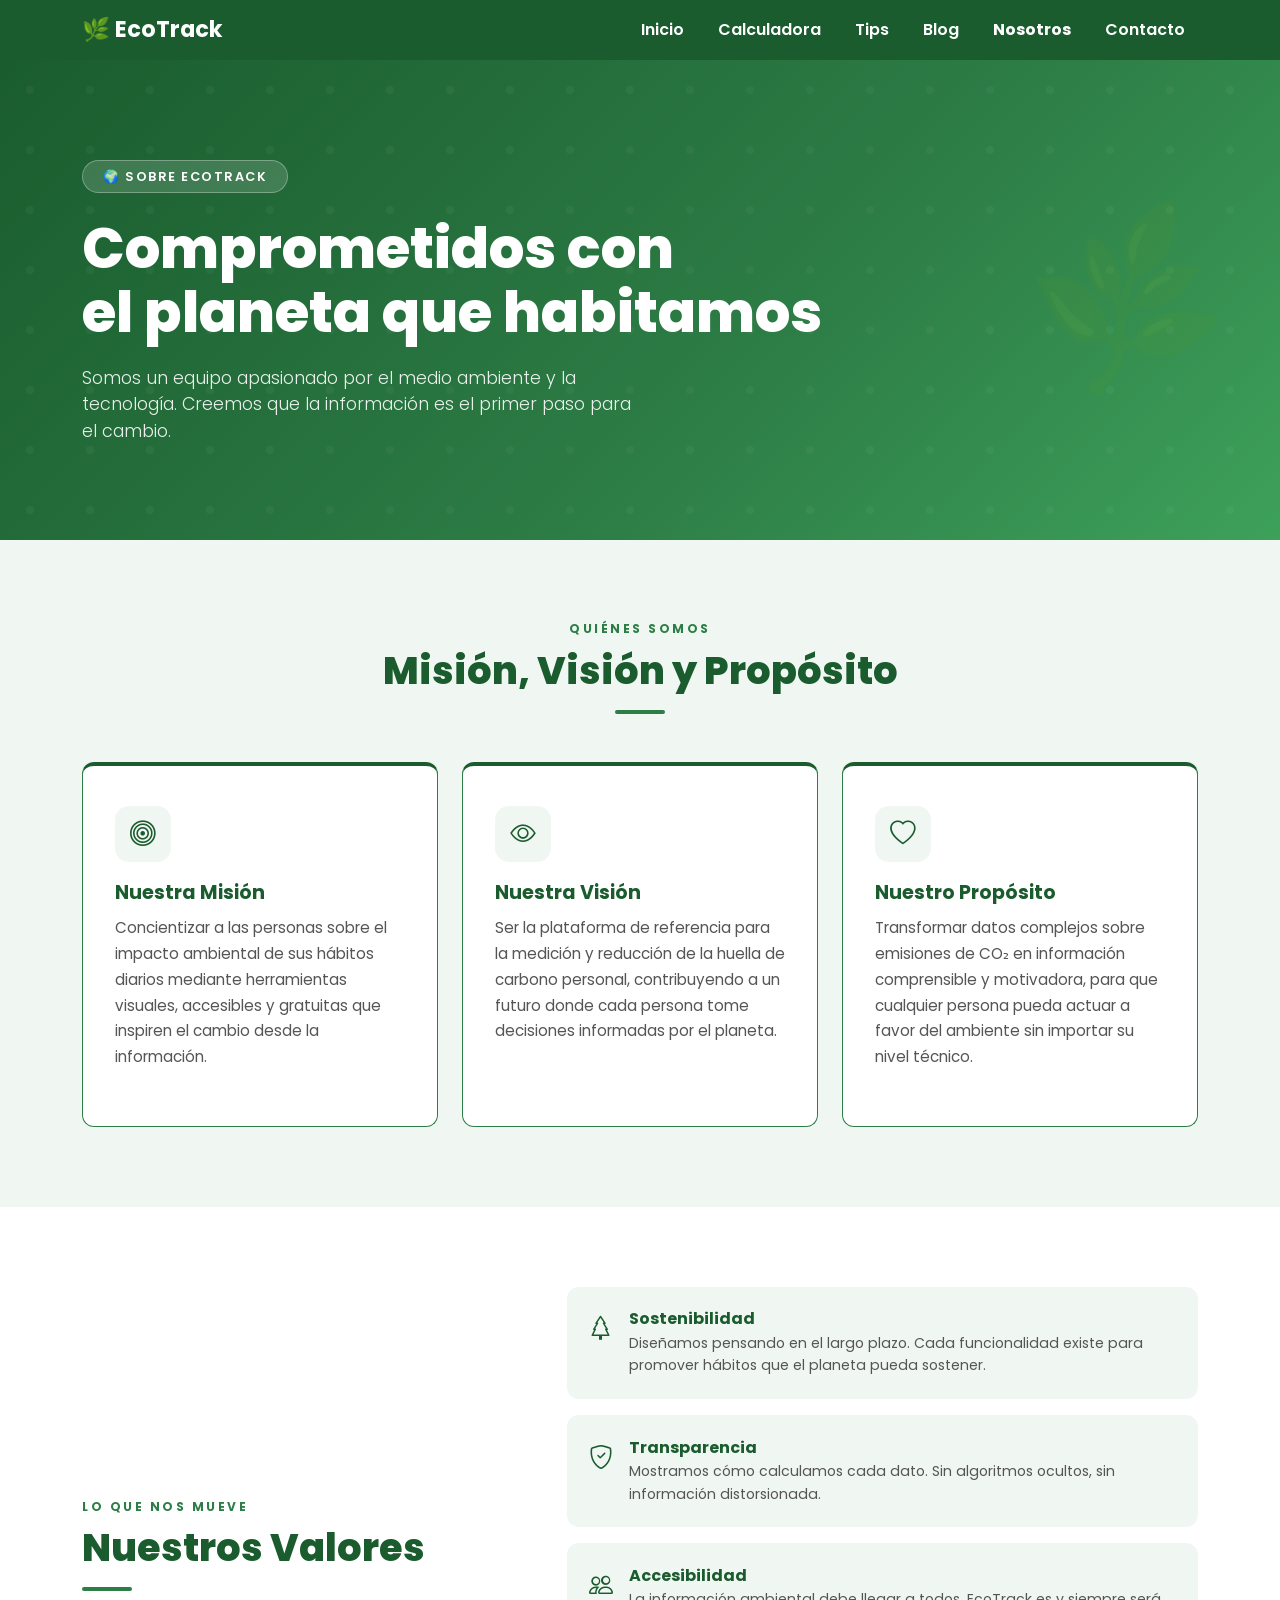
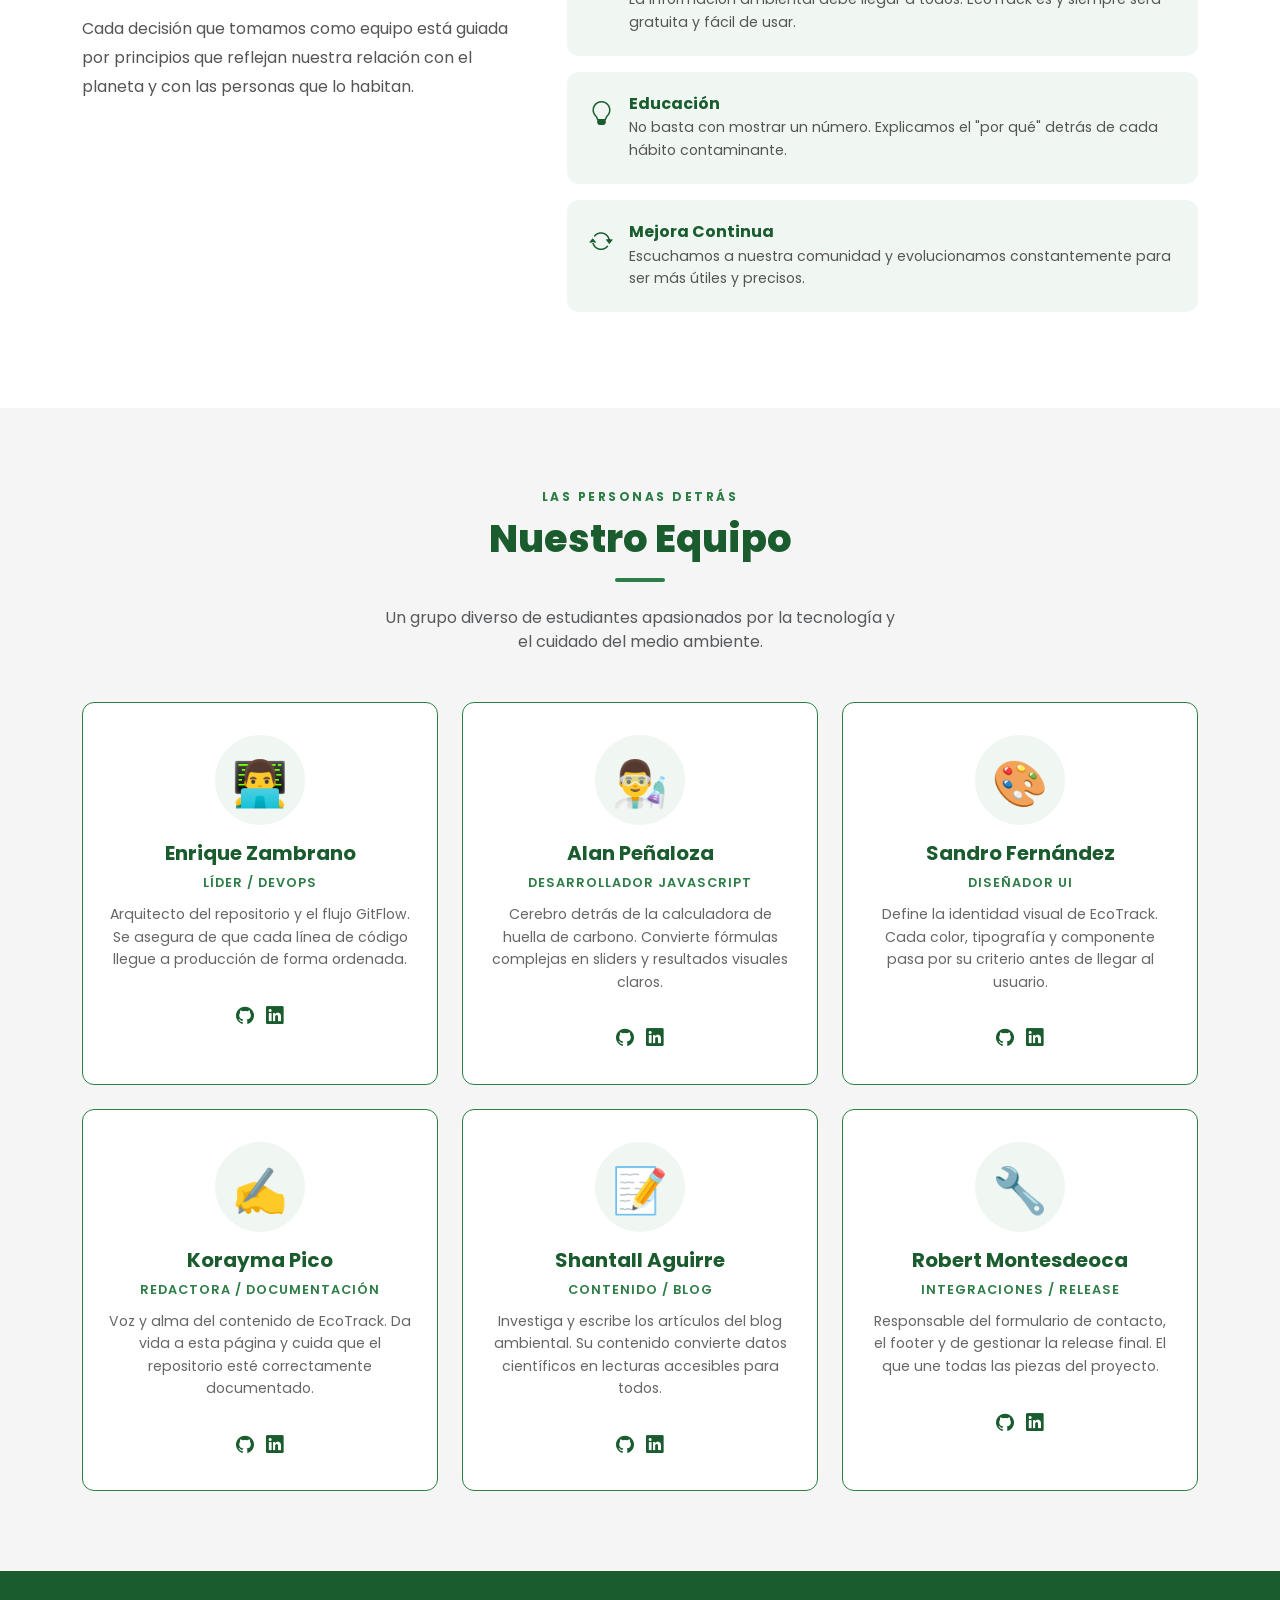
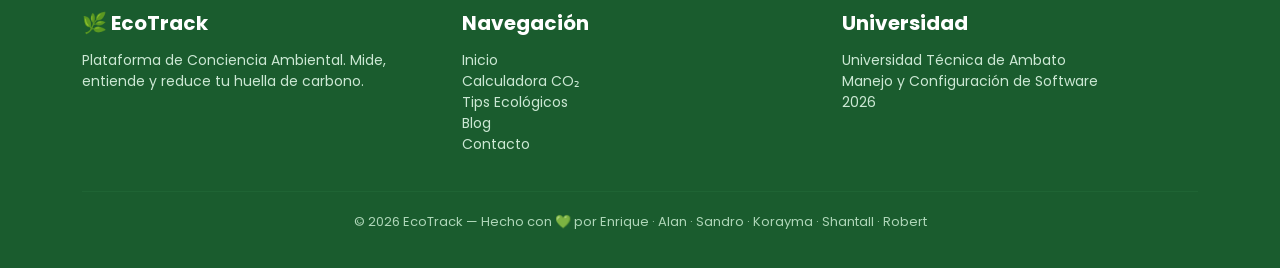
<file: sobre_nosotros.html>
<!DOCTYPE html>
<html lang="es">
<head>
  <meta charset="UTF-8" />
  <meta name="viewport" content="width=device-width, initial-scale=1.0"/>
  <title>Sobre Nosotros — EcoTrack</title>

  <!-- Bootstrap CSS -->
  <link href="https://cdn.jsdelivr.net/npm/bootstrap@5.3.0/dist/css/bootstrap.min.css" rel="stylesheet"/>

  <!-- Bootstrap Icons -->
  <link href="https://cdn.jsdelivr.net/npm/bootstrap-icons@1.10.5/font/bootstrap-icons.css" rel="stylesheet"/>

  <!-- ✅ Estilos globales de Sandro (colores, fuente, navbar, cards, footer) -->
  <link rel="stylesheet" href="styles.css"/>

  <!-- Estilos exclusivos de esta página -->
  <style>

    /* ── HERO ── */
    .hero {
      background: linear-gradient(135deg, var(--verde-bosque) 0%, var(--verde-medio) 60%, #3da15a 100%);
      color: #fff;
      padding: 100px 0 80px;
      position: relative;
      overflow: hidden;
    }
    .hero::before {
      content: '';
      position: absolute;
      inset: 0;
      background: url("data:image/svg+xml,%3Csvg width='60' height='60' viewBox='0 0 60 60' xmlns='http://www.w3.org/2000/svg'%3E%3Cg fill='none' fill-rule='evenodd'%3E%3Cg fill='%23ffffff' fill-opacity='0.04'%3E%3Ccircle cx='30' cy='30' r='4'/%3E%3C/g%3E%3C/g%3E%3C/svg%3E");
    }
    .hero-badge {
      display: inline-block;
      background: rgba(255,255,255,.15);
      border: 1px solid rgba(255,255,255,.3);
      border-radius: 50px;
      padding: 6px 20px;
      font-size: .8rem;
      font-weight: 600;
      letter-spacing: 1.5px;
      text-transform: uppercase;
      margin-bottom: 1.5rem;
    }
    .hero h1 {
      font-size: clamp(2.2rem, 5vw, 3.5rem);
      font-weight: 800;
      line-height: 1.15;
      margin-bottom: 1.2rem;
      color: #fff;
    }
    .hero p {
      font-size: 1.1rem;
      font-weight: 300;
      opacity: .9;
      max-width: 560px;
    }
    .hero-leaf {
      font-size: 9rem;
      opacity: .12;
      position: absolute;
      right: 5%;
      top: 50%;
      transform: translateY(-50%) rotate(-20deg);
      user-select: none;
    }

    /* ── SECCIONES ── */
    section { padding: 80px 0; }

    .section-label {
      font-size: .75rem;
      font-weight: 700;
      letter-spacing: 2.5px;
      text-transform: uppercase;
      color: var(--verde-medio);
      margin-bottom: .6rem;
    }
    .section-title {
      font-size: clamp(1.6rem, 3vw, 2.4rem);
      font-weight: 800;
      color: var(--verde-bosque);
      margin-bottom: 1rem;
    }
    .section-divider {
      width: 50px;
      height: 4px;
      background: var(--verde-medio);
      border-radius: 2px;
      margin-bottom: 1.5rem;
    }

    /* ── MISIÓN / VISIÓN / PROPÓSITO ── */
    .mvv-section { background: var(--verde-claro); }

    .mvv-card {
      padding: 2.5rem 2rem;
      height: 100%;
      border-top: 4px solid var(--verde-bosque) !important;
    }
    .mvv-icon {
      width: 56px;
      height: 56px;
      background: var(--verde-claro);
      border-radius: 14px;
      display: flex;
      align-items: center;
      justify-content: center;
      font-size: 1.6rem;
      margin-bottom: 1.2rem;
      color: var(--verde-bosque);
    }
    .mvv-card h3 { font-size: 1.2rem; margin-bottom: .7rem; }
    .mvv-card p  { font-size: .95rem; line-height: 1.7; color: #555; }

    /* ── VALORES ── */
    .valores-section { background: #fff; }

    .valor-item {
      display: flex;
      align-items: flex-start;
      gap: 1rem;
      padding: 1.4rem;
      border-radius: 12px;
      background: var(--verde-claro);
      margin-bottom: 1rem;
      transition: background .2s;
    }
    .valor-item:hover { background: #daf0e3; }
    .valor-icon { font-size: 1.5rem; color: var(--verde-bosque); flex-shrink: 0; margin-top: 2px; }
    .valor-item h5 { font-weight: 700; color: var(--verde-bosque); margin-bottom: .2rem; font-size: 1rem; }
    .valor-item p  { font-size: .88rem; color: #555; margin: 0; line-height: 1.6; }

    /* ── ESTADÍSTICAS ── */
    .stats-section { background: var(--verde-bosque); color: #fff; padding: 60px 0; }
    .stat-box { text-align: center; padding: 1rem; }
    .stat-box .number { font-size: 2.8rem; font-weight: 800; line-height: 1; color: #6FCF97; }
    .stat-box .label  { font-size: .95rem; font-weight: 300; opacity: .85; margin-top: .4rem; }

    /* ── EQUIPO ── */
    .equipo-section { background: var(--gris-claro); }

    .team-card { padding: 2rem 1.5rem; text-align: center; height: 100%; }
    .avatar {
      width: 90px; height: 90px;
      border-radius: 50%;
      border: 4px solid var(--verde-claro);
      margin: 0 auto 1rem; display: block;
      background: var(--verde-claro);
      font-size: 2.8rem; line-height: 90px; text-align: center;
    }
    .team-card .role {
      font-size: .8rem; font-weight: 600;
      color: var(--verde-medio);
      text-transform: uppercase; letter-spacing: 1px; margin-bottom: .7rem;
    }
    .team-card p { font-size: .88rem; color: #666; line-height: 1.6; }
    .team-social a { color: var(--verde-bosque); margin: 0 4px; font-size: 1.1rem; transition: color .2s; }
    .team-social a:hover { color: var(--verde-medio); }

    /* ── LÍNEA DE TIEMPO ── */
    .timeline-section { background: var(--verde-claro); }

    .timeline { position: relative; padding: 0; list-style: none; }
    .timeline::before {
      content: ''; position: absolute;
      left: 50%; top: 0; bottom: 0;
      width: 3px; background: var(--verde-bosque);
      transform: translateX(-50%);
    }
    .timeline-item {
      display: flex; justify-content: flex-end;
      padding-right: calc(50% + 40px);
      margin-bottom: 3rem; position: relative;
    }
    .timeline-item.right { justify-content: flex-start; padding-right: 0; padding-left: calc(50% + 40px); }
    .timeline-dot {
      position: absolute; left: 50%; top: 16px;
      transform: translateX(-50%);
      width: 18px; height: 18px; border-radius: 50%;
      background: var(--verde-bosque);
      border: 3px solid #fff;
      box-shadow: 0 0 0 3px var(--verde-medio);
      z-index: 1;
    }
    .timeline-content {
      background: #fff; border-radius: 14px;
      padding: 1.4rem 1.6rem;
      box-shadow: 0 4px 16px rgba(26,92,46,.1);
      max-width: 340px;
    }
    .timeline-year { font-size: .75rem; font-weight: 700; color: var(--verde-medio); letter-spacing: 1.5px; text-transform: uppercase; margin-bottom: .3rem; }
    .timeline-content h5 { font-weight: 700; color: var(--verde-bosque); margin-bottom: .4rem; font-size: 1rem; }
    .timeline-content p  { font-size: .88rem; color: #555; line-height: 1.6; margin: 0; }

    @media (max-width: 768px) {
      .timeline::before { left: 20px; }
      .timeline-item,
      .timeline-item.right { justify-content: flex-start; padding-left: 56px; padding-right: 0; }
      .timeline-dot { left: 20px; }
      .timeline-content { max-width: 100%; }
    }

    /* ── ANIMACIONES ── */
    .fade-in { opacity: 0; transform: translateY(24px); transition: opacity .6s ease, transform .6s ease; }
    .fade-in.visible { opacity: 1; transform: translateY(0); }
  </style>
</head>
<body>

  <!-- ══════════════════════════════
       NAVBAR
  ══════════════════════════════ -->
  <nav class="navbar navbar-expand-lg">
    <div class="container">
      <a class="navbar-brand" href="index.html">🌿 EcoTrack</a>
      <button class="navbar-toggler" type="button"
              data-bs-toggle="collapse" data-bs-target="#navMenu"
              aria-controls="navMenu" aria-expanded="false" aria-label="Toggle navigation">
        <span class="navbar-toggler-icon"></span>
      </button>
      <div class="collapse navbar-collapse" id="navMenu">
        <ul class="navbar-nav ms-auto gap-2">
          <li class="nav-item"><a class="nav-link" href="index.html">Inicio</a></li>
          <li class="nav-item"><a class="nav-link" href="calculadora.html">Calculadora</a></li>
          <li class="nav-item"><a class="nav-link" href="tips.html">Tips</a></li>
          <li class="nav-item"><a class="nav-link" href="blog.html">Blog</a></li>
          <li class="nav-item"><a class="nav-link active fw-bold" href="sobre-nosotros.html">Nosotros</a></li>
          <li class="nav-item"><a class="nav-link" href="contacto.html">Contacto</a></li>
        </ul>
      </div>
    </div>
  </nav>

  <!-- ══════════════════════════════
       HERO
  ══════════════════════════════ -->
<section class="hero">
  <div class="container position-relative">
    <div class="hero-badge">🌍 Sobre EcoTrack</div>
    <h1 class="text-gris-oscuro">Comprometidos con<br/>el planeta que habitamos</h1>
    <p class="text-gris-oscuro">Somos un equipo apasionado por el medio ambiente y la tecnología. Creemos que la información es el primer paso para el cambio.</p>
  </div>
  <div class="hero-leaf">🌿</div>
</section>

  <!-- ══════════════════════════════
       MISIÓN, VISIÓN Y PROPÓSITO
  ══════════════════════════════ -->
  <section class="mvv-section">
    <div class="container">
      <div class="text-center mb-5 fade-in">
        <div class="section-label">Quiénes somos</div>
        <h2 class="section-title">Misión, Visión y Propósito</h2>
        <div class="section-divider mx-auto"></div>
      </div>
      <div class="row g-4">

        <div class="col-md-4 fade-in">
          <div class="card mvv-card">
            <div class="mvv-icon"><i class="bi bi-bullseye"></i></div>
            <h3>Nuestra Misión</h3>
            <p>Concientizar a las personas sobre el impacto ambiental de sus hábitos diarios mediante herramientas visuales, accesibles y gratuitas que inspiren el cambio desde la información.</p>
          </div>
        </div>

        <div class="col-md-4 fade-in">
          <div class="card mvv-card">
            <div class="mvv-icon"><i class="bi bi-eye"></i></div>
            <h3>Nuestra Visión</h3>
            <p>Ser la plataforma de referencia para la medición y reducción de la huella de carbono personal, contribuyendo a un futuro donde cada persona tome decisiones informadas por el planeta.</p>
          </div>
        </div>

        <div class="col-md-4 fade-in">
          <div class="card mvv-card">
            <div class="mvv-icon"><i class="bi bi-heart"></i></div>
            <h3>Nuestro Propósito</h3>
            <p>Transformar datos complejos sobre emisiones de CO₂ en información comprensible y motivadora, para que cualquier persona pueda actuar a favor del ambiente sin importar su nivel técnico.</p>
          </div>
        </div>

      </div>
    </div>
  </section>

  <!-- ══════════════════════════════
       VALORES
  ══════════════════════════════ -->
  <section class="valores-section">
    <div class="container">
      <div class="row align-items-center g-5">

        <div class="col-lg-5 fade-in">
          <div class="section-label">Lo que nos mueve</div>
          <h2 class="section-title">Nuestros Valores</h2>
          <div class="section-divider"></div>
          <p style="color:#555; line-height:1.8;">Cada decisión que tomamos como equipo está guiada por principios que reflejan nuestra relación con el planeta y con las personas que lo habitan.</p>
        </div>

        <div class="col-lg-7 fade-in">
          <div class="valor-item">
            <div class="valor-icon"><i class="bi bi-tree"></i></div>
            <div>
              <h5>Sostenibilidad</h5>
              <p>Diseñamos pensando en el largo plazo. Cada funcionalidad existe para promover hábitos que el planeta pueda sostener.</p>
            </div>
          </div>
          <div class="valor-item">
            <div class="valor-icon"><i class="bi bi-shield-check"></i></div>
            <div>
              <h5>Transparencia</h5>
              <p>Mostramos cómo calculamos cada dato. Sin algoritmos ocultos, sin información distorsionada.</p>
            </div>
          </div>
          <div class="valor-item">
            <div class="valor-icon"><i class="bi bi-people"></i></div>
            <div>
              <h5>Accesibilidad</h5>
              <p>La información ambiental debe llegar a todos. EcoTrack es y siempre será gratuita y fácil de usar.</p>
            </div>
          </div>
          <div class="valor-item">
            <div class="valor-icon"><i class="bi bi-lightbulb"></i></div>
            <div>
              <h5>Educación</h5>
              <p>No basta con mostrar un número. Explicamos el "por qué" detrás de cada hábito contaminante.</p>
            </div>
          </div>
          <div class="valor-item">
            <div class="valor-icon"><i class="bi bi-arrow-repeat"></i></div>
            <div>
              <h5>Mejora Continua</h5>
              <p>Escuchamos a nuestra comunidad y evolucionamos constantemente para ser más útiles y precisos.</p>
            </div>
          </div>
        </div>

      </div>
    </div>
  </section>

  
  <!-- ══════════════════════════════
       EQUIPO
  ══════════════════════════════ -->
  <section class="equipo-section">
    <div class="container">
      <div class="text-center mb-5 fade-in">
        <div class="section-label">Las personas detrás</div>
        <h2 class="section-title">Nuestro Equipo</h2>
        <div class="section-divider mx-auto"></div>
        <p class="text-muted" style="max-width:520px; margin:0 auto;">Un grupo diverso de estudiantes apasionados por la tecnología y el cuidado del medio ambiente.</p>
      </div>
      <div class="row g-4 justify-content-center">

        <div class="col-sm-6 col-lg-4 fade-in">
          <div class="card team-card">
            <div class="avatar">👨‍💻</div>
            <h5>Enrique Zambrano</h5>
            <div class="role">Líder / DevOps</div>
            <p>Arquitecto del repositorio y el flujo GitFlow. Se asegura de que cada línea de código llegue a producción de forma ordenada.</p>
            <div class="team-social mt-3">
              <a href="#"><i class="bi bi-github"></i></a>
              <a href="#"><i class="bi bi-linkedin"></i></a>
            </div>
          </div>
        </div>

        <div class="col-sm-6 col-lg-4 fade-in">
          <div class="card team-card">
            <div class="avatar">👨‍🔬</div>
            <h5>Alan Peñaloza</h5>
            <div class="role">Desarrollador JavaScript</div>
            <p>Cerebro detrás de la calculadora de huella de carbono. Convierte fórmulas complejas en sliders y resultados visuales claros.</p>
            <div class="team-social mt-3">
              <a href="#"><i class="bi bi-github"></i></a>
              <a href="#"><i class="bi bi-linkedin"></i></a>
            </div>
          </div>
        </div>

        <div class="col-sm-6 col-lg-4 fade-in">
          <div class="card team-card">
            <div class="avatar">🎨</div>
            <h5>Sandro Fernández</h5>
            <div class="role">Diseñador UI</div>
            <p>Define la identidad visual de EcoTrack. Cada color, tipografía y componente pasa por su criterio antes de llegar al usuario.</p>
            <div class="team-social mt-3">
              <a href="#"><i class="bi bi-github"></i></a>
              <a href="#"><i class="bi bi-linkedin"></i></a>
            </div>
          </div>
        </div>

        <div class="col-sm-6 col-lg-4 fade-in">
          <div class="card team-card">
            <div class="avatar">✍️</div>
            <h5>Korayma Pico</h5>
            <div class="role">Redactora / Documentación</div>
            <p>Voz y alma del contenido de EcoTrack. Da vida a esta página y cuida que el repositorio esté correctamente documentado.</p>
            <div class="team-social mt-3">
              <a href="#"><i class="bi bi-github"></i></a>
              <a href="#"><i class="bi bi-linkedin"></i></a>
            </div>
          </div>
        </div>

        <div class="col-sm-6 col-lg-4 fade-in">
          <div class="card team-card">
            <div class="avatar">📝</div>
            <h5>Shantall Aguirre</h5>
            <div class="role">Contenido / Blog</div>
            <p>Investiga y escribe los artículos del blog ambiental. Su contenido convierte datos científicos en lecturas accesibles para todos.</p>
            <div class="team-social mt-3">
              <a href="#"><i class="bi bi-github"></i></a>
              <a href="#"><i class="bi bi-linkedin"></i></a>
            </div>
          </div>
        </div>

        <div class="col-sm-6 col-lg-4 fade-in">
          <div class="card team-card">
            <div class="avatar">🔧</div>
            <h5>Robert Montesdeoca</h5>
            <div class="role">Integraciones / Release</div>
            <p>Responsable del formulario de contacto, el footer y de gestionar la release final. El que une todas las piezas del proyecto.</p>
            <div class="team-social mt-3">
              <a href="#"><i class="bi bi-github"></i></a>
              <a href="#"><i class="bi bi-linkedin"></i></a>
            </div>
          </div>
        </div>

      </div>
    </div>
  </section>

 

  <!-- ══════════════════════════════
       FOOTER
  ══════════════════════════════ -->
  <footer>
    <div class="container">
      <div class="row mb-3">
        <div class="col-md-4 mb-3 mb-md-0">
          <h5>🌿 EcoTrack</h5>
          <p>Plataforma de Conciencia Ambiental. Mide, entiende y reduce tu huella de carbono.</p>
        </div>
        <div class="col-md-4 mb-3 mb-md-0">
          <h5>Navegación</h5>
          <ul class="list-unstyled">
            <li><a href="index.html">Inicio</a></li>
            <li><a href="calculadora.html">Calculadora CO₂</a></li>
            <li><a href="tips.html">Tips Ecológicos</a></li>
            <li><a href="blog.html">Blog</a></li>
            <li><a href="contacto.html">Contacto</a></li>
          </ul>
        </div>
        <div class="col-md-4">
          <h5>Universidad</h5>
          <p>Universidad Técnica de Ambato<br/>Manejo y Configuración de Software<br/>2026</p>
        </div>
      </div>
      <hr/>
      <p class="footer-copyright">© 2026 EcoTrack — Hecho con 💚 por Enrique · Alan · Sandro · Korayma · Shantall · Robert</p>
    </div>
  </footer>

  <!-- Bootstrap JS -->
  <script src="https://cdn.jsdelivr.net/npm/bootstrap@5.3.0/dist/js/bootstrap.bundle.min.js"></script>

  <!-- Animación fade-in al hacer scroll -->
  <script>
    const observer = new IntersectionObserver((entries) => {
      entries.forEach((entry, i) => {
        if (entry.isIntersecting) {
          setTimeout(() => entry.target.classList.add('visible'), i * 80);
          observer.unobserve(entry.target);
        }
      });
    }, { threshold: 0.12 });

    document.querySelectorAll('.fade-in').forEach(el => observer.observe(el));
  </script>

</body>
</html>
</file>
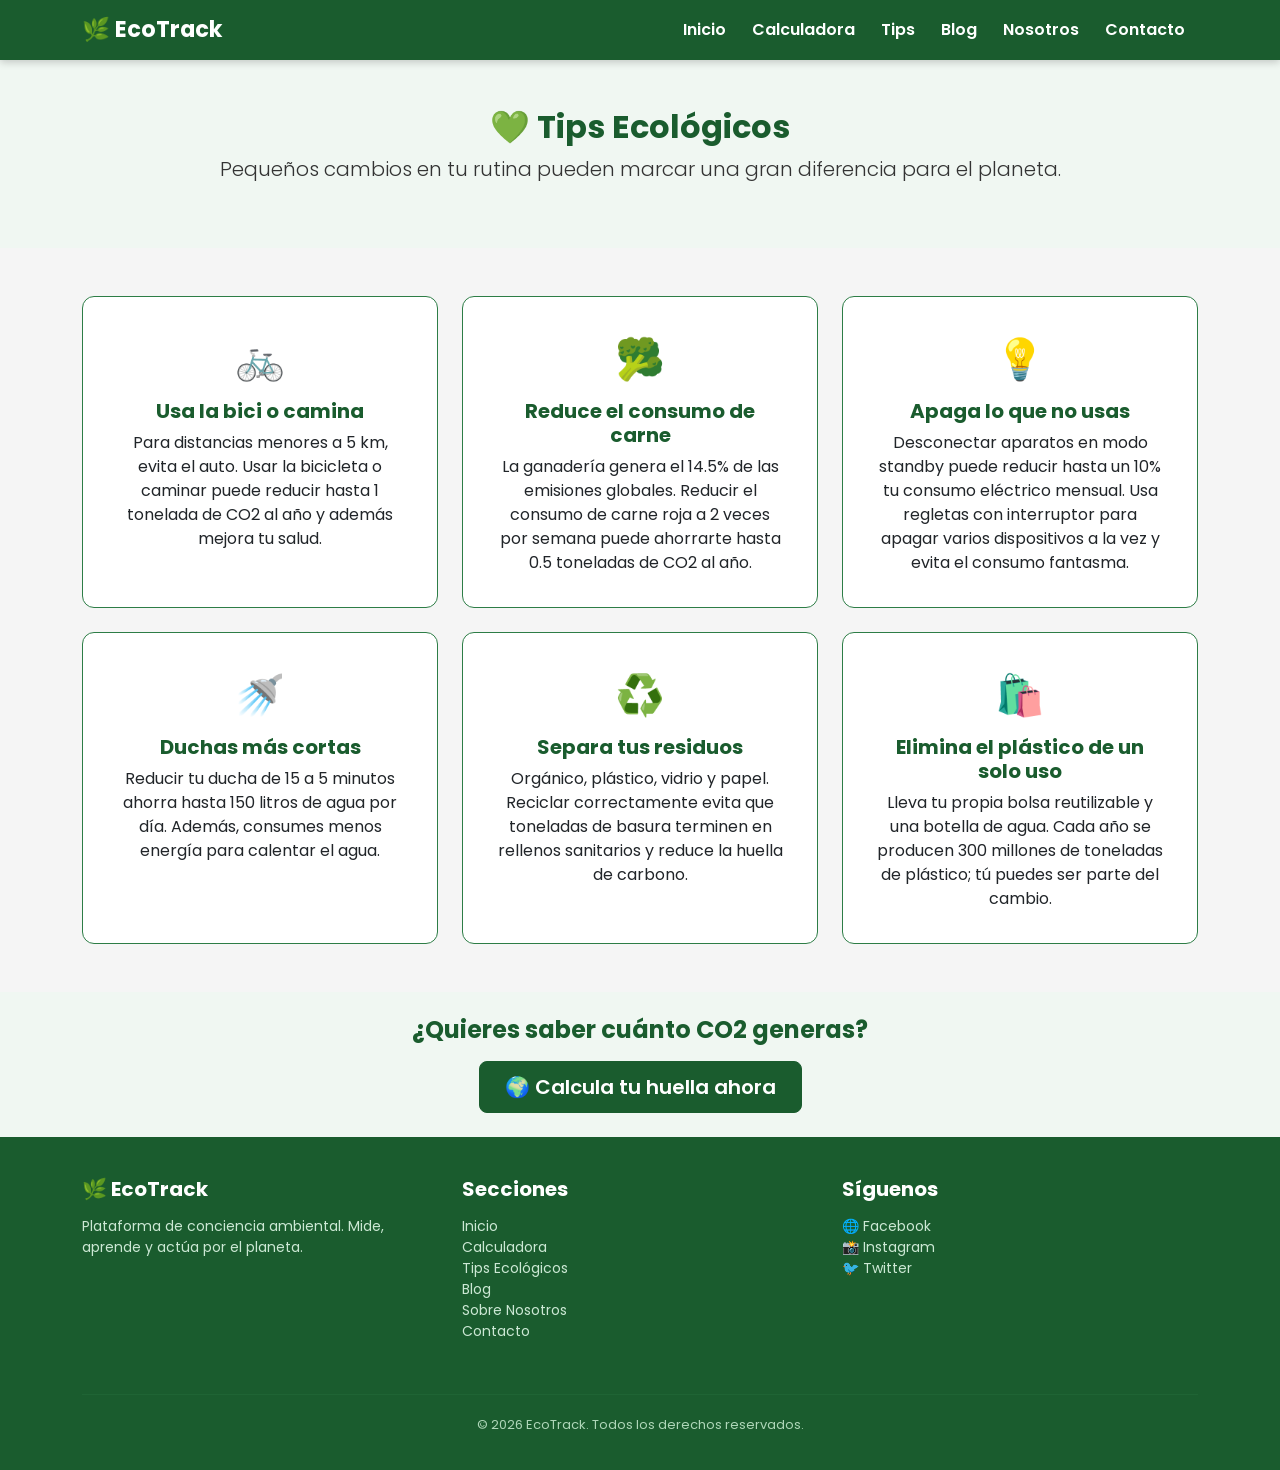
<file: tips.html>
<!DOCTYPE html>
<html lang="es">
<head>
  <meta charset="UTF-8" />
  <meta name="viewport" content="width=device-width, initial-scale=1.0"/>
  <title>Tips Ecológicos - EcoTrack</title>
  <!-- Bootstrap 5 -->
  <link href="https://cdn.jsdelivr.net/npm/bootstrap@5.3.0/dist/css/bootstrap.min.css" rel="stylesheet"/>
  <!-- Estilos globales de Sandro -->
  <link rel="stylesheet" href="styles.css"/>
</head>
<body>

  <!-- NAVBAR -->
  <nav class="navbar navbar-expand-lg navbar-dark sticky-top">
    <div class="container">
      <a class="navbar-brand" href="index.html">🌿 EcoTrack</a>
      <button class="navbar-toggler" type="button" data-bs-toggle="collapse" data-bs-target="#navbarNav">
        <span class="navbar-toggler-icon"></span>
      </button>
      <div class="collapse navbar-collapse" id="navbarNav">
        <ul class="navbar-nav ms-auto">
          <li class="nav-item"><a class="nav-link" href="index.html">Inicio</a></li>
          <li class="nav-item"><a class="nav-link" href="calculadora.html">Calculadora</a></li>
          <li class="nav-item"><a class="nav-link active" href="tips.html">Tips</a></li>
          <li class="nav-item"><a class="nav-link" href="blog.html">Blog</a></li>
          <li class="nav-item"><a class="nav-link" href="nosotros.html">Nosotros</a></li>
          <li class="nav-item"><a class="nav-link" href="contacto.html">Contacto</a></li>
        </ul>
      </div>
    </div>
  </nav>

  <!-- ENCABEZADO DE LA SECCIÓN -->
  <section class="py-5 seccion-alterna">
    <div class="container text-center">
      <h2 class="mb-2">💚 Tips Ecológicos</h2>
      <p class="lead" style="color: var(--gris-oscuro);">
        Pequeños cambios en tu rutina pueden marcar una gran diferencia para el planeta.
      </p>
    </div>
  </section>

  <!-- TARJETAS DE TIPS -->
  <section class="py-5">
    <div class="container">
      <div class="row g-4">

        <!-- TIP 1 -->
        <div class="col-md-4">
          <div class="card h-100 text-center p-3">
            <div class="card-body">
              <div class="icono-grande">🚲</div>
              <h5 class="card-title">Usa la bici o camina</h5>
              <p class="card-text">
                Para distancias menores a 5 km, evita el auto. Usar la bicicleta
                o caminar puede reducir hasta 1 tonelada de CO2 al año y además
                mejora tu salud.
              </p>
            </div>
          </div>
        </div>

        <!-- TIP 2 -->
        <div class="col-md-4">
          <div class="card h-100 text-center p-3">
            <div class="card-body">
              <div class="icono-grande">🥦</div>
              <h5 class="card-title">Reduce el consumo de carne</h5>
              <p class="card-text">
                La ganadería genera el 14.5% de las emisiones globales. Reducir
                el consumo de carne roja a 2 veces por semana puede ahorrarte
                hasta 0.5 toneladas de CO2 al año.
              </p>
            </div>
          </div>
        </div>

        <!-- TIP 3 (CORREGIDO) -->
        <div class="col-md-4">
          <div class="card h-100 text-center p-3">
            <div class="card-body">
              <div class="icono-grande">💡</div>
              <h5 class="card-title">Apaga lo que no usas</h5>
              <p class="card-text">
                Desconectar aparatos en modo standby puede reducir hasta un 10%
                tu consumo eléctrico mensual. Usa regletas con interruptor para apagar
                varios dispositivos a la vez y evita el consumo fantasma.
              </p>
            </div>
          </div>
        </div>

        <!-- TIP 4 (NUEVO) -->
        <div class="col-md-4">
          <div class="card h-100 text-center p-3">
            <div class="card-body">
              <div class="icono-grande">🚿</div>
              <h5 class="card-title">Duchas más cortas</h5>
              <p class="card-text">
                Reducir tu ducha de 15 a 5 minutos ahorra hasta 150 litros de agua
                por día. Además, consumes menos energía para calentar el agua.
              </p>
            </div>
          </div>
        </div>

        <!-- TIP 5 (NUEVO) -->
        <div class="col-md-4">
          <div class="card h-100 text-center p-3">
            <div class="card-body">
              <div class="icono-grande">♻️</div>
              <h5 class="card-title">Separa tus residuos</h5>
              <p class="card-text">
                Orgánico, plástico, vidrio y papel. Reciclar correctamente evita que
                toneladas de basura terminen en rellenos sanitarios y reduce la huella
                de carbono.
              </p>
            </div>
          </div>
        </div>

        <!-- TIP 6 -->
        <div class="col-md-4">
          <div class="card h-100 text-center p-3">
            <div class="card-body">
              <div class="icono-grande">🛍️</div>
              <h5 class="card-title">Elimina el plástico de un solo uso</h5>
              <p class="card-text">
                Lleva tu propia bolsa reutilizable y una botella de agua.
                Cada año se producen 300 millones de toneladas de plástico;
                tú puedes ser parte del cambio.
              </p>
            </div>
          </div>
        </div>

      </div><!-- fin row -->
    </div><!-- fin container -->
  </section>

  <!-- LLAMADA A LA ACCIÓN -->
  <section class="py-4 seccion-alterna text-center">
    <div class="container">
      <h4 class="mb-3">¿Quieres saber cuánto CO2 generas?</h4>
      <a href="calculadora.html" class="btn btn-primary btn-lg">
        🌍 Calcula tu huella ahora
      </a>
    </div>
  </section>

  <!-- FOOTER -->
  <footer>
    <div class="container">
      <div class="row">
        <div class="col-md-4 mb-3">
          <h5>🌿 EcoTrack</h5>
          <p>Plataforma de conciencia ambiental. Mide, aprende y actúa por el planeta.</p>
        </div>
        <div class="col-md-4 mb-3">
          <h5>Secciones</h5>
          <ul class="list-unstyled">
            <li><a href="index.html">Inicio</a></li>
            <li><a href="calculadora.html">Calculadora</a></li>
            <li><a href="tips.html">Tips Ecológicos</a></li>
            <li><a href="blog.html">Blog</a></li>
            <li><a href="nosotros.html">Sobre Nosotros</a></li>
            <li><a href="contacto.html">Contacto</a></li>
          </ul>
        </div>
        <div class="col-md-4 mb-3">
          <h5>Síguenos</h5>
          <p>
            <a href="#">🌐 Facebook</a><br/>
            <a href="#">📸 Instagram</a><br/>
            <a href="#">🐦 Twitter</a>
          </p>
        </div>
      </div>
      <hr/>
      <p class="footer-copyright">© 2026 EcoTrack. Todos los derechos reservados.</p>
    </div>
  </footer>

  <!-- Bootstrap JS -->
  <script src="https://cdn.jsdelivr.net/npm/bootstrap@5.3.0/dist/js/bootstrap.bundle.min.js"></script>
</body>
</html>
</file>
<file: styles.css>
/* ============================================
   EcoTrack - Estilos Globales
   Autor: Sandro
   Descripcion: Variables de colores, fuente
   Poppins y estilos base del sitio
   ============================================ */

/* ===== IMPORTAR FUENTE POPPINS DE GOOGLE ===== */
@import url('https://fonts.googleapis.com/css2?family=Poppins:wght@400;600;700&display=swap');

/* ===== VARIABLES GLOBALES DE COLOR ===== */
:root {
  --verde-bosque:       #1A5C2E;
  --verde-medio:        #2D7D46;
  --verde-claro:        #F0F7F2;
  --gris-claro:         #F5F5F5;
  --gris-oscuro:        #333333;
  --resultado-verde:    #D4EDDA;
  --resultado-amarillo: #FFF3CD;
  --resultado-rojo:     #F8D7DA;
}

/* ===== ESTILOS BASE DEL BODY ===== */
* {
  margin: 0;
  padding: 0;
  box-sizing: border-box;
}

body {
  font-family: 'Poppins', sans-serif;
  font-size: 16px;
  color: var(--gris-oscuro);
  background-color: var(--gris-claro);
}

/* ===== TÍTULOS ===== */
h1, h2, h3, h4, h5, h6 {
  font-family: 'Poppins', sans-serif;
  font-weight: 700;
  color: var(--verde-bosque);
}

/* ===== NAVBAR ===== */
.navbar {
  background-color: var(--verde-bosque) !important;
  box-shadow: 0 2px 8px rgba(0,0,0,0.2);
}

.navbar-brand {
  color: white !important;
  font-weight: 700;
  font-size: 1.4rem;
}

.nav-link {
  color: white !important;
  font-weight: 600;
  margin: 0 5px;
  transition: color 0.3s;
}

.nav-link:hover {
  color: #cce8d4 !important;
}

/* ===== BOTONES ===== */
.btn-primary {
  background-color: var(--verde-bosque);
  border-color: var(--verde-bosque);
  font-weight: 600;
  border-radius: 8px;
  padding: 10px 25px;
  transition: background-color 0.3s, border-color 0.3s;
}

.btn-primary:hover,
.btn-primary:focus {
  background-color: var(--verde-medio);
  border-color: var(--verde-medio);
}

.btn-outline-success {
  color: var(--verde-bosque);
  border-color: var(--verde-bosque);
  font-weight: 600;
  border-radius: 8px;
}

.btn-outline-success:hover {
  background-color: var(--verde-bosque);
  border-color: var(--verde-bosque);
  color: white;
}

/* ===== TARJETAS ===== */
.card {
  border: 1px solid var(--verde-medio);
  border-radius: 12px;
  transition: box-shadow 0.3s, transform 0.3s;
}

.card:hover {
  box-shadow: 0 6px 20px rgba(26, 92, 46, 0.2);
  transform: translateY(-4px);
}

.card-title {
  color: var(--verde-bosque);
  font-weight: 700;
}

/* ===== SECCIONES ALTERNAS ===== */
.seccion-alterna {
  background-color: var(--verde-claro);
}

/* ===== FOOTER ===== */
footer {
  background-color: var(--verde-bosque);
  color: white;
  padding: 40px 0 20px 0;
}

footer h5 {
  color: white;
  font-weight: 700;
  margin-bottom: 15px;
}

footer p,
footer li {
  color: #cce8d4;
  font-size: 14px;
}

footer a {
  color: #cce8d4;
  text-decoration: none;
  transition: color 0.3s;
}

footer a:hover {
  color: white;
}

footer hr {
  border-color: var(--verde-medio);
  margin: 20px 0;
}

.footer-copyright {
  color: #aed6b8;
  font-size: 13px;
  text-align: center;
}

/* ===== RESULTADOS CALCULADORA ===== */
.resultado-verde {
  background-color: var(--resultado-verde);
  border: 2px solid #28a745;
  border-radius: 10px;
  padding: 20px;
}

.resultado-amarillo {
  background-color: var(--resultado-amarillo);
  border: 2px solid #ffc107;
  border-radius: 10px;
  padding: 20px;
}

.resultado-rojo {
  background-color: var(--resultado-rojo);
  border: 2px solid #dc3545;
  border-radius: 10px;
  padding: 20px;
}

/* ===== BARRA DE PROGRESO ===== */
.progress {
  height: 25px;
  border-radius: 12px;
  background-color: #e9ecef;
}

.progress-bar {
  border-radius: 12px;
  font-weight: 700;
  font-size: 14px;
  transition: width 1s ease-in-out;
}

/* ===== UTILIDADES EXTRA ===== */
.text-verde {
  color: var(--verde-bosque) !important;
}

.bg-verde-claro {
  background-color: var(--verde-claro) !important;
}

.icono-grande {
  font-size: 2.5rem;
  margin-bottom: 10px;
}
</file>
